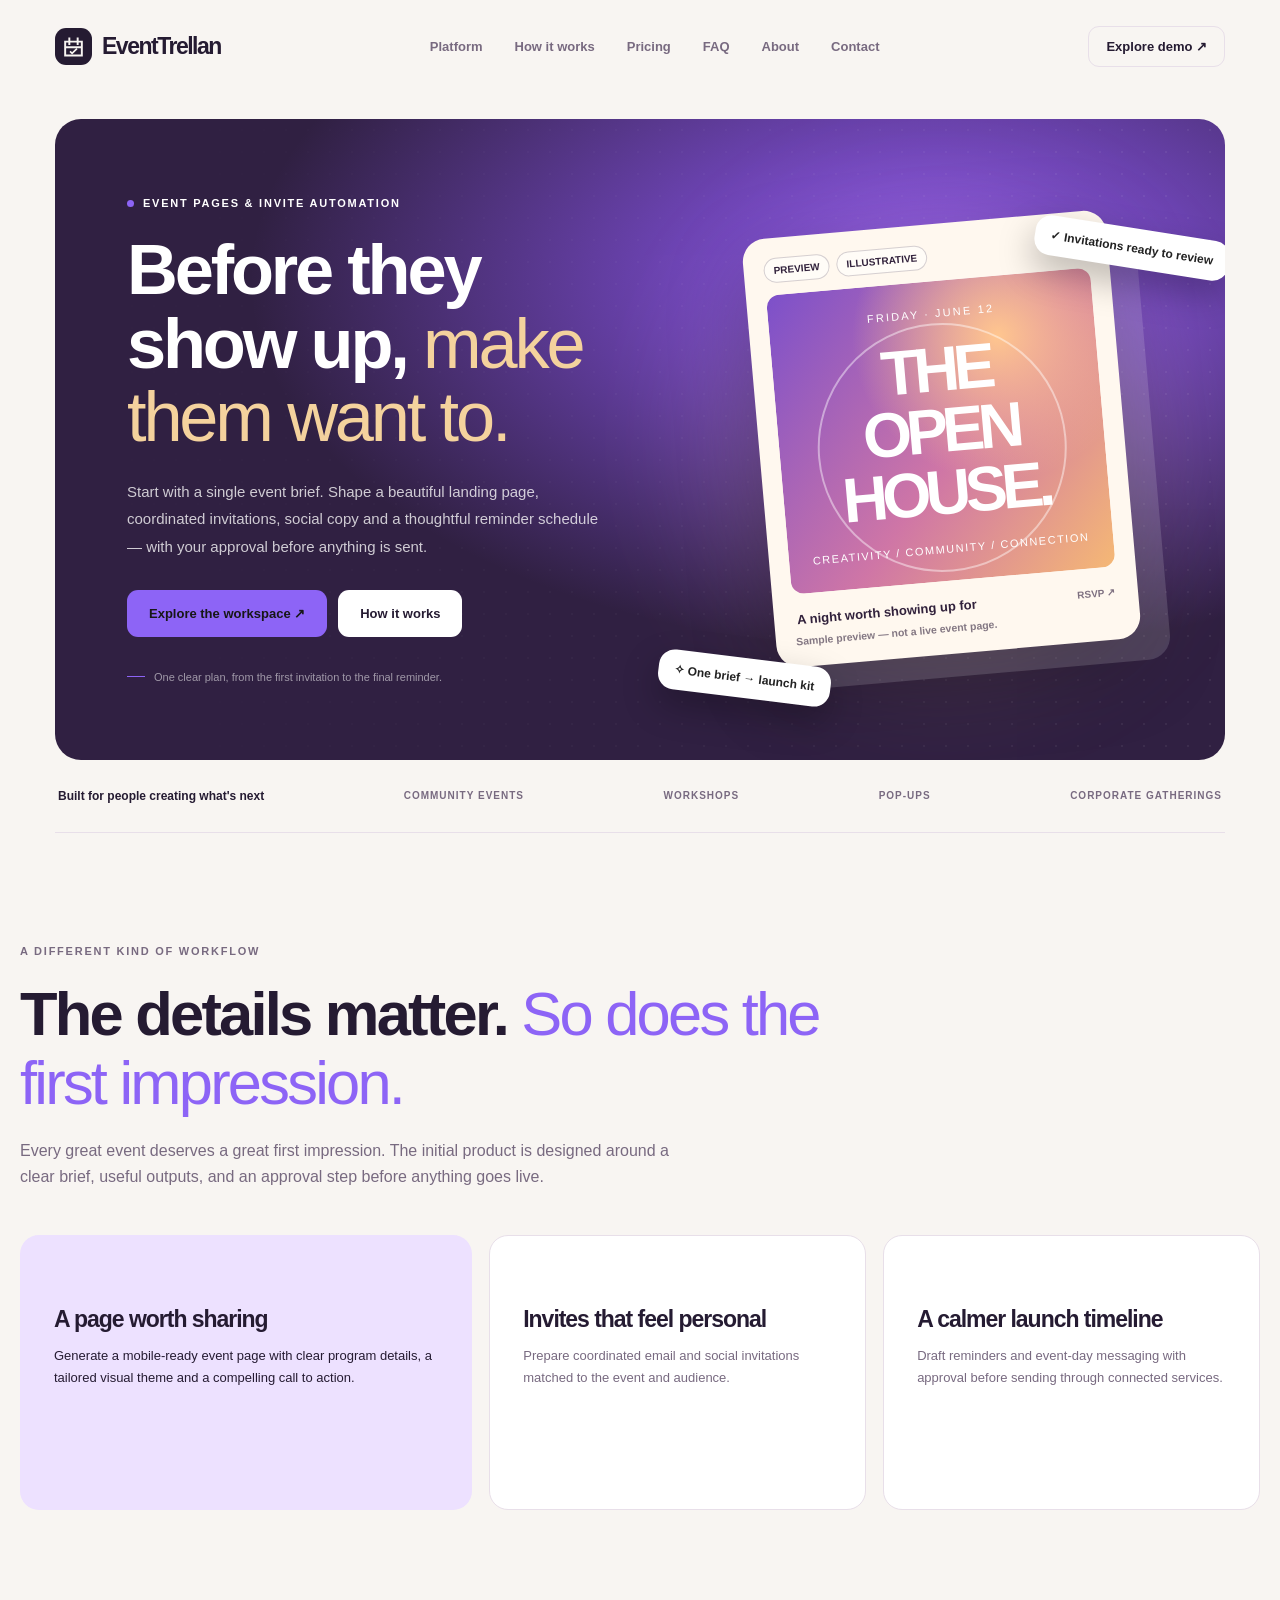
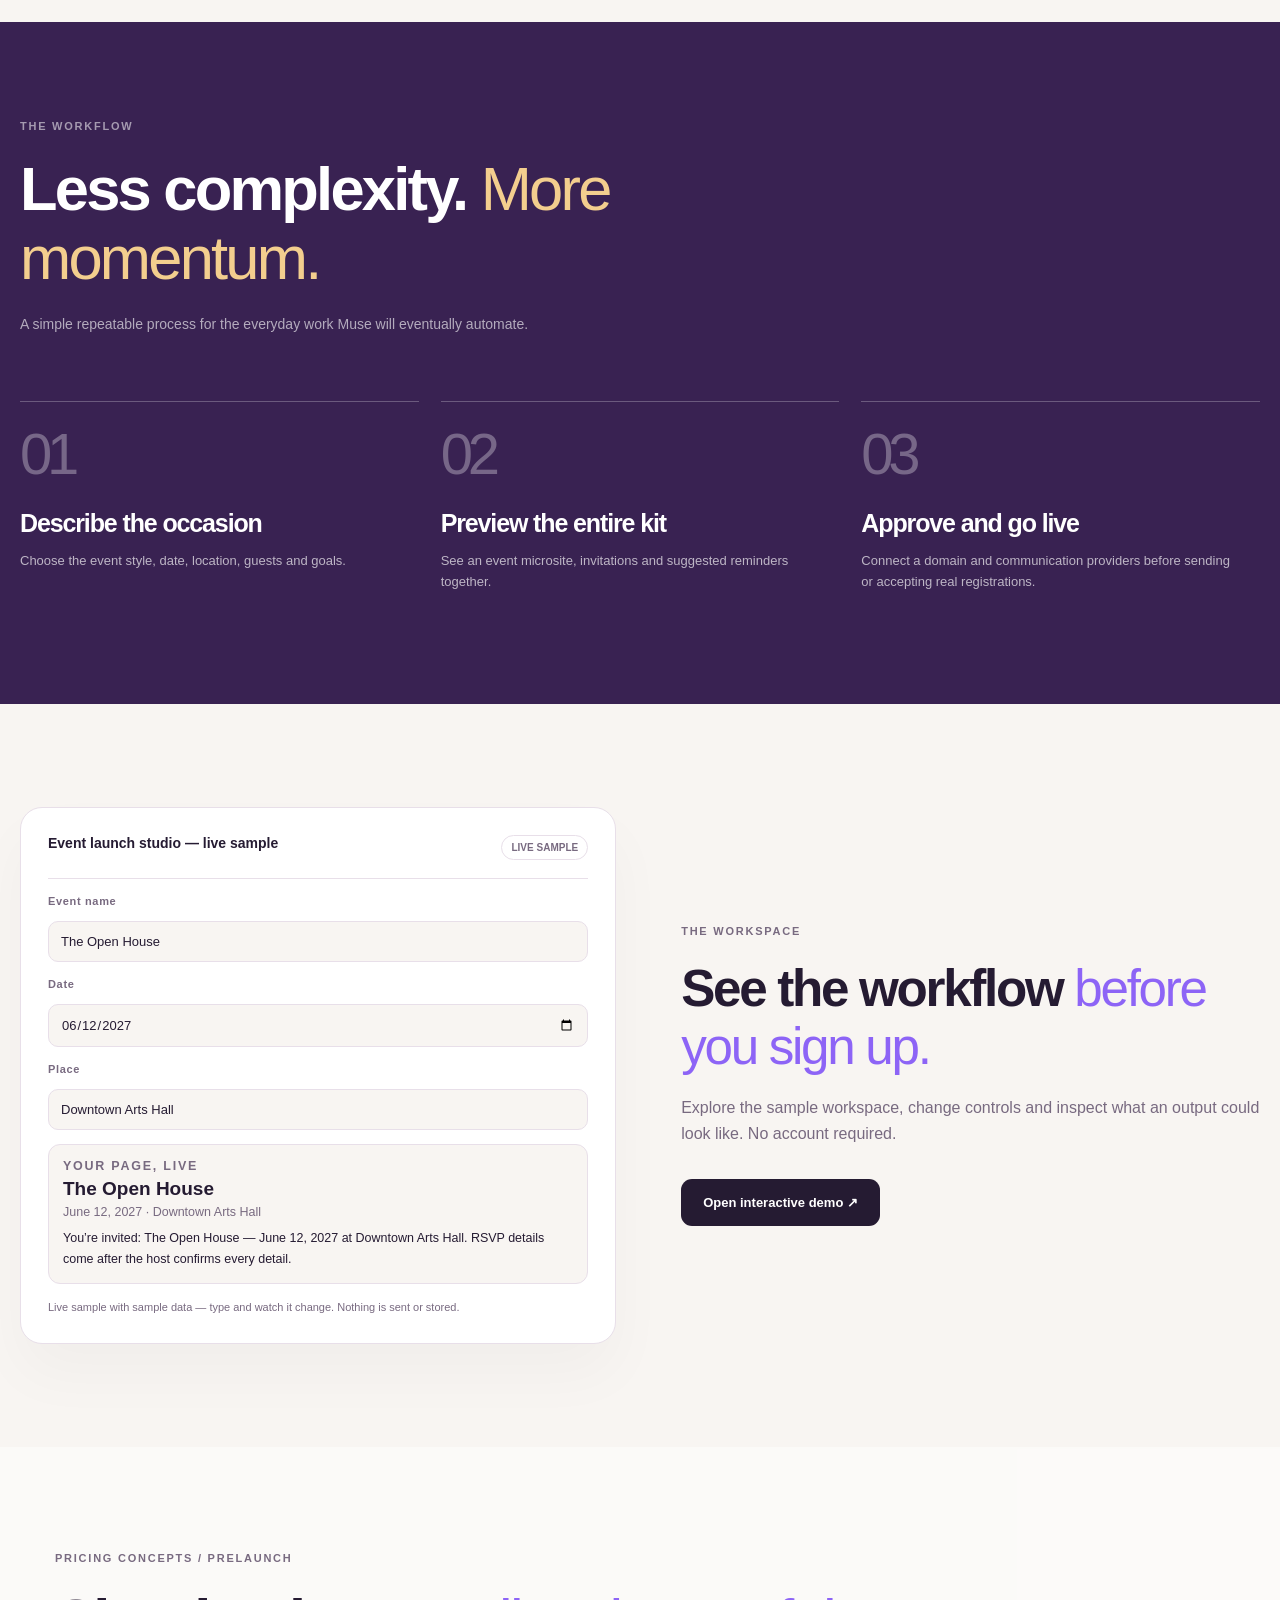
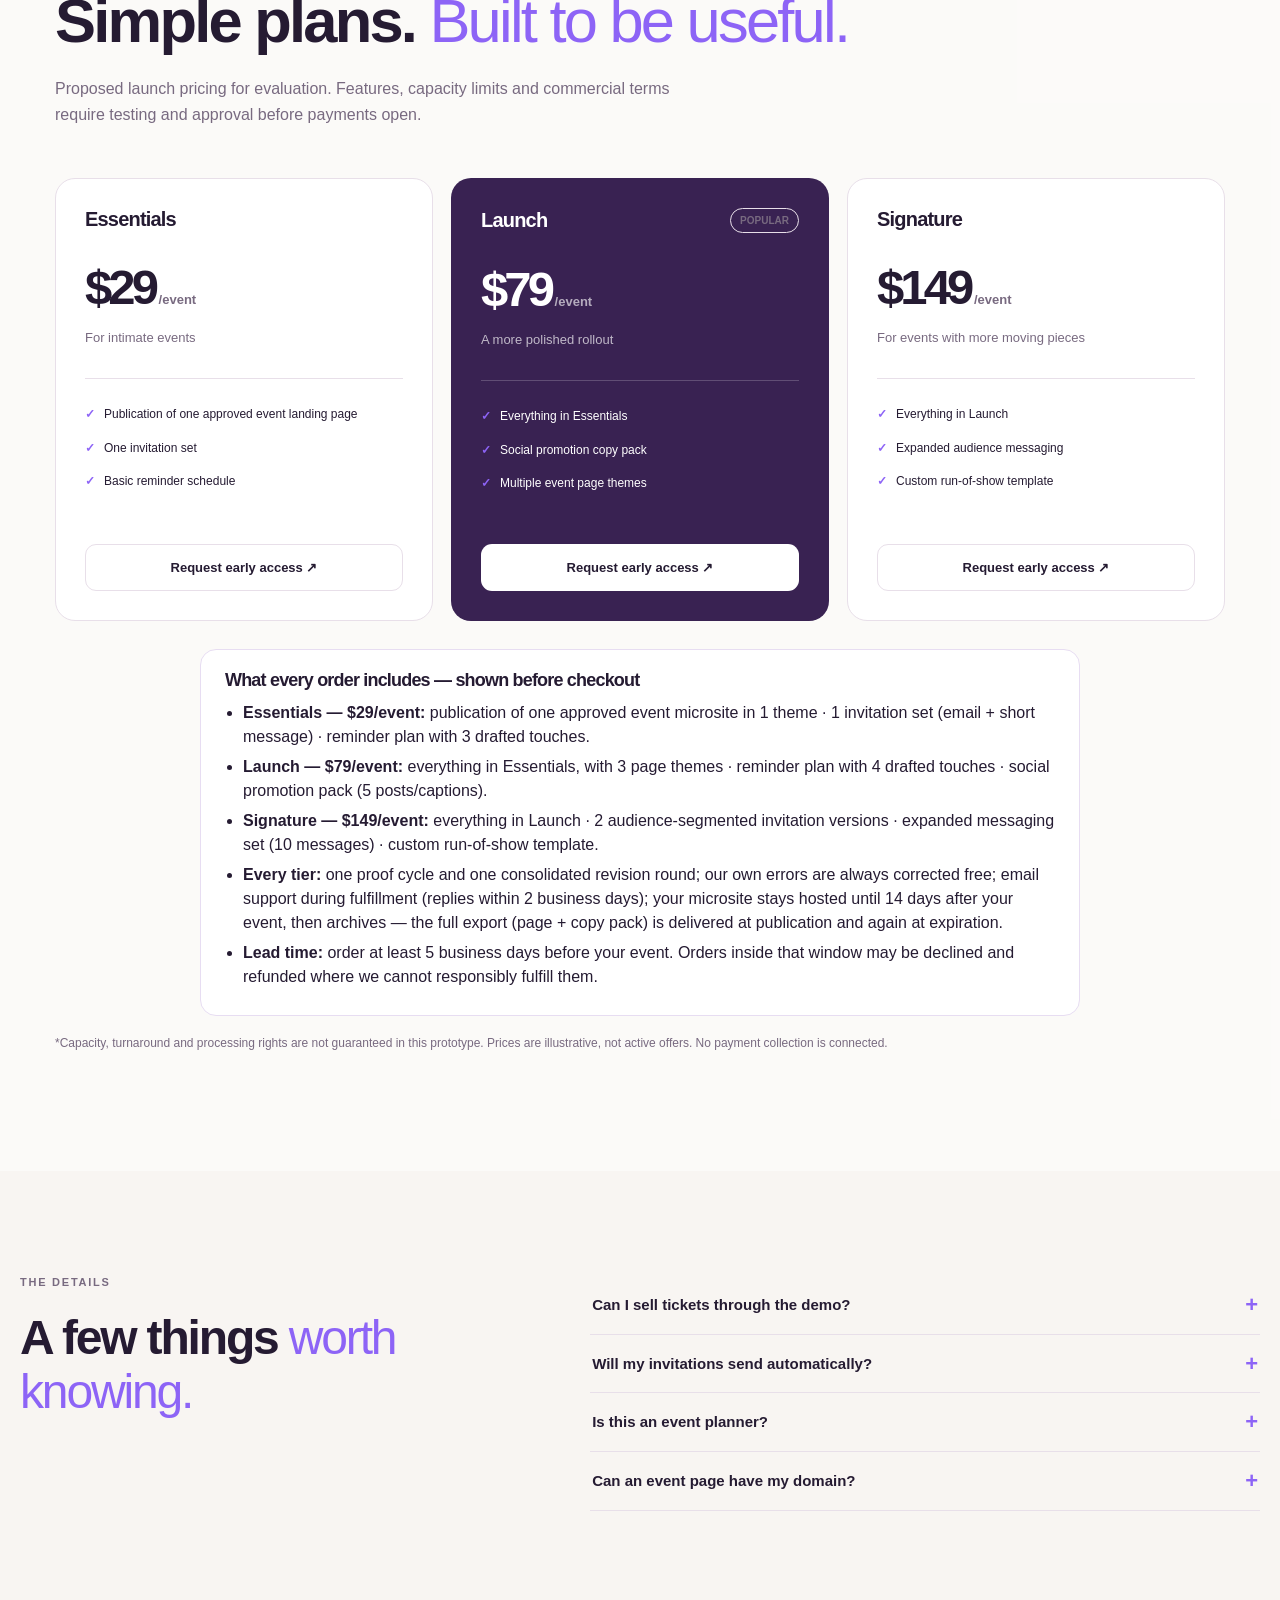
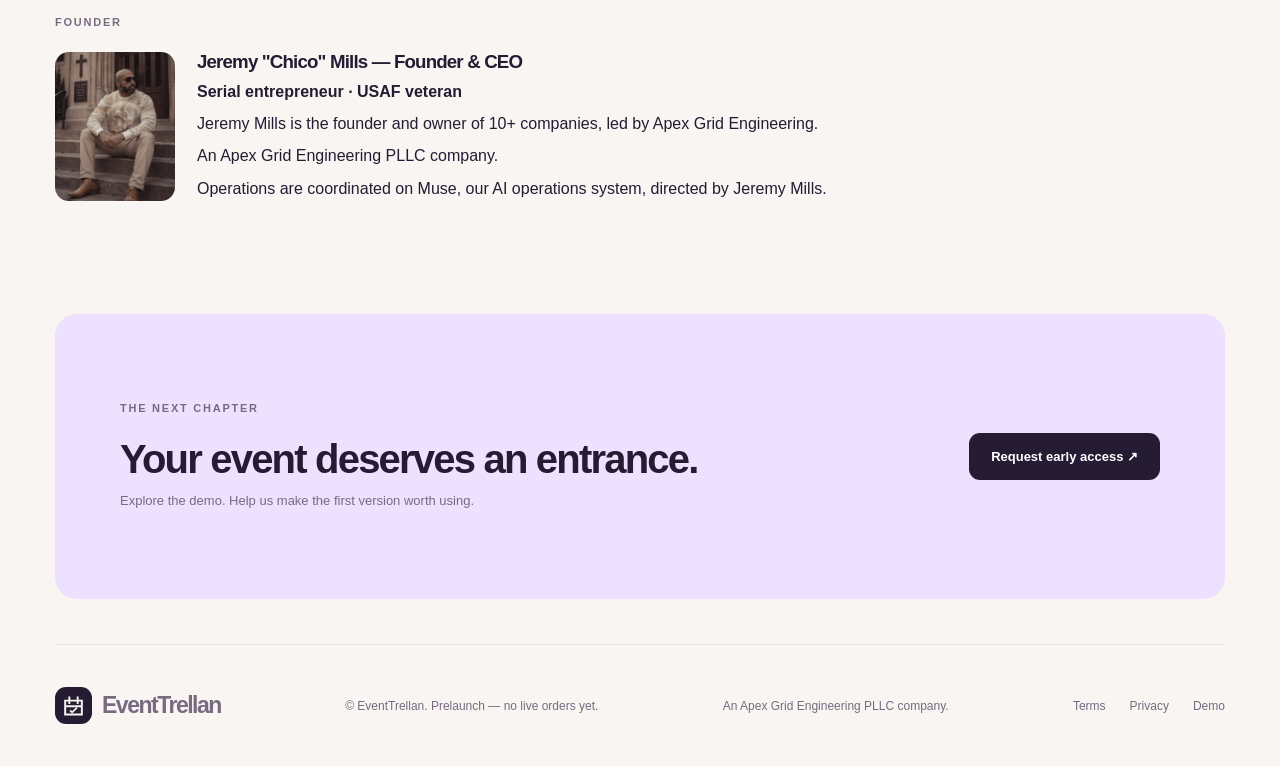
<file: index.html>
<!doctype html><html lang="en"><head><meta charset="utf-8"><meta name="viewport" content="width=device-width,initial-scale=1"><meta name="robots" content="noindex,nofollow"><meta name="theme-color" content="#1d2734"><meta name="description" content="Start with a single event brief. Shape a beautiful landing page, coordinated invitations, social copy and a thoughtful reminder schedule — with your approval before anything is sent."><title>EventTrellan — Event Pages, Invitations & Reminder Plans, Per Event</title><link rel="icon" type="image/svg+xml" href="assets/favicon.svg"><link rel="stylesheet" href="assets/site.css"><script defer src="assets/site.js"></script><script type="application/ld+json">{"@context":"https://schema.org","@type":"Organization","name":"EventTrellan","url":"https://eventtrellan.com/","logo":"https://eventtrellan.com/assets/logo.svg","email":"info@eventtrellan.com","description":"Per-event launch kits: event microsites, invitations, reminder plans, and promo kits, built only from host-confirmed facts.","founder":{"@type":"Person","name":"Jeremy \"Chico\" Mills","jobTitle":"Founder & CEO","url":"https://apexgrideng.com/about"},"parentOrganization":{"@type":"Organization","name":"Apex Grid Engineering PLLC","url":"https://apexgrideng.com/"}}</script><link rel="canonical" href="https://eventtrellan.com/"><meta property="og:type" content="website"><meta property="og:site_name" content="EventTrellan"><meta property="og:title" content="EventTrellan — Event Pages, Invitations & Reminder Plans, Per Event"><meta property="og:description" content="Start with a single event brief. Shape a beautiful landing page, coordinated invitations, social copy and a thoughtful reminder schedule — with your approval before anything is sent."><meta property="og:url" content="https://eventtrellan.com/"><meta property="og:image" content="https://eventtrellan.com/assets/logo.svg"><meta name="twitter:card" content="summary"><meta name="twitter:title" content="EventTrellan — Event Pages, Invitations & Reminder Plans, Per Event"><meta name="twitter:description" content="Start with a single event brief. Shape a beautiful landing page, coordinated invitations, social copy and a thoughtful reminder schedule — with your approval before anything is sent."><script type="application/ld+json">{"@context": "https://schema.org", "@type": "FAQPage", "mainEntity": [{"@type": "Question", "name": "Can I sell tickets through the demo?", "acceptedAnswer": {"@type": "Answer", "text": "No. The demo is a design and messaging sandbox. Production ticketing needs a payment/ticketing integration and reviewed policies."}}, {"@type": "Question", "name": "Will my invitations send automatically?", "acceptedAnswer": {"@type": "Answer", "text": "Not in the prototype. Actual messages require an authorized sender, recipient consent and connected email/SMS systems."}}, {"@type": "Question", "name": "Is this an event planner?", "acceptedAnswer": {"@type": "Answer", "text": "This is a launch-asset service, not physical event coordination, staffing, insurance or venue booking."}}, {"@type": "Question", "name": "Can an event page have my domain?", "acceptedAnswer": {"@type": "Answer", "text": "The published product can support custom-domain routing after domain ownership and hosting are verified."}}]}</script></head><body data-site="eventtrellan" class="event"><a class="skip" href="#main">Skip to content</a><div class="wrap"><nav class="nav"><a class="logo" href="index.html" aria-label="EventTrellan home"><span class="logo-symbol"><svg viewBox="0 0 36 36" fill="none" aria-hidden="true"><path d="M6 11h24v20H6z" fill="none" stroke="currentColor" stroke-width="2.8"/><path d="M12 5v11M24 5v11M6 19h24" stroke="currentColor" stroke-width="2.8"/><path d="m13 25 3 3 7-7" stroke="currentColor" stroke-width="2.4" fill="none"/></svg></span>EventTrellan</a><div class="navlinks"><a href="index.html#platform">Platform</a><a href="index.html#how">How it works</a><a href="index.html#pricing">Pricing</a><a href="index.html#faq">FAQ</a><a href="about.html">About</a><a href="contact.html">Contact</a></div><div class="nav-cta"><a href="demo.html" class="btn ghost btn-sm">Explore demo ↗</a><button class="mobilebtn" id="mobile-toggle" aria-label="Toggle navigation" aria-expanded="false">☰</button></div></nav><div class="mobile-menu" id="mobile-menu"><a href="index.html#platform">Platform</a><a href="index.html#how">How it works</a><a href="index.html#pricing">Pricing</a><a href="demo.html">Open demo</a></div></div><main id="main"><div class="wrap"><section class="hero"><div class="hero-frame"><div class="hero-copy"><div class="eyebrow">EVENT PAGES &amp; INVITE AUTOMATION</div><h1>Before they show up, <i>make them want to.</i></h1><p>Start with a single event brief. Shape a beautiful landing page, coordinated invitations, social copy and a thoughtful reminder schedule — with your approval before anything is sent.</p><div class="hero-acts"><a class="btn fancy" href="demo.html">Explore the workspace ↗</a><a class="btn light" href="#how">How it works</a></div><div class="hero-note"><span></span>One clear plan, from the first invitation to the final reminder.</div></div><div class="hero-scene"><div class="event-ticket" aria-label="Illustrative event microsite preview"><div class="ticket-tags"><span class="tag">PREVIEW</span><span class="tag">ILLUSTRATIVE</span></div><div class="event-poster"><div class="poster-top">FRIDAY · JUNE 12</div><strong>THE<br>OPEN<br>HOUSE.</strong><div class="poster-bottom">CREATIVITY / COMMUNITY / CONNECTION</div></div><div class="ticket-foot">A night worth showing up for <span>RSVP ↗</span></div><div class="ticket-note">Sample preview — not a live event page.</div></div><div class="floating float-a">✧ One brief → launch kit</div><div class="floating float-b">✓ Invitations ready to review</div></div></div></section><div class="proof"><strong>Built for people creating what's next</strong><span>COMMUNITY EVENTS</span><span>WORKSHOPS</span><span>POP-UPS</span><span>CORPORATE GATHERINGS</span></div></div>
<section class="section wrap" id="platform"><span class="kicker">A DIFFERENT KIND OF WORKFLOW</span><h2 class="section-title">The details matter. <i>So does the first impression.</i></h2><p class="section-intro">Every great event deserves a great first impression. The initial product is designed around a clear brief, useful outputs, and an approval step before anything goes live.</p><div class="feature-grid"><article class="feat"><h3>A page worth sharing</h3><p>Generate a mobile-ready event page with clear program details, a tailored visual theme and a compelling call to action.</p></article><article class="feat"><h3>Invites that feel personal</h3><p>Prepare coordinated email and social invitations matched to the event and audience.</p></article><article class="feat"><h3>A calmer launch timeline</h3><p>Draft reminders and event-day messaging with approval before sending through connected services.</p></article></div></section>
<section class="band" id="how"><div class="wrap bandinner"><span class="kicker">THE WORKFLOW</span><h2 class="section-title">Less complexity. <i>More momentum.</i></h2><p style="color:#ffffff9e;max-width:570px;font-size:14px">A simple repeatable process for the everyday work Muse will eventually automate.</p><div class="steps"><article class="step"><span class="number">01</span><h3>Describe the occasion</h3><p>Choose the event style, date, location, guests and goals.</p></article><article class="step"><span class="number">02</span><h3>Preview the entire kit</h3><p>See an event microsite, invitations and suggested reminders together.</p></article><article class="step"><span class="number">03</span><h3>Approve and go live</h3><p>Connect a domain and communication providers before sending or accepting real registrations.</p></article></div></div></section>
<section class="wrap demo-call"><div class="demo-snapshot"><div class="snapbar"><b>Event launch studio — live sample</b><span class="tag">LIVE SAMPLE</span></div><label class="sample-lab" for="sample-name">Event name</label><input class="control sample-in" id="sample-name" maxlength="60" value="The Open House"><label class="sample-lab" for="sample-date">Date</label><input class="control sample-in" id="sample-date" type="date" value="2027-06-12"><label class="sample-lab" for="sample-place">Place</label><input class="control sample-in" id="sample-place" maxlength="60" value="Downtown Arts Hall"><div class="sample-pv"><span class="sample-pv-k">YOUR PAGE, LIVE</span><strong id="sample-pv-name">The Open House</strong><span id="sample-pv-meta">June 12, 2027 · Downtown Arts Hall</span><p id="sample-pv-invite">You’re invited: The Open House — June 12, 2027 at Downtown Arts Hall. RSVP details come after the host confirms every detail.</p></div><p style="font-size:11px;color:var(--sub);margin:auto 0 0">Live sample with sample data — type and watch it change. Nothing is sent or stored.</p></div><div><span class="kicker">THE WORKSPACE</span><h2 class="section-title">See the workflow <i>before you sign up.</i></h2><p class="section-intro">Explore the sample workspace, change controls and inspect what an output could look like. No account required.</p><a href="demo.html" class="btn primary" style="margin-top:15px">Open interactive demo ↗</a></div></section>
<section class="price-section" id="pricing"><div class="wrap"><span class="kicker">PRICING CONCEPTS / PRELAUNCH</span><h2 class="section-title">Simple plans. <i>Built to be useful.</i></h2><p class="section-intro">Proposed launch pricing for evaluation. Features, capacity limits and commercial terms require testing and approval before payments open.</p><div class="price-grid"><article class="price-card "><div class="row"><h3>Essentials</h3></div><div style="margin-top:28px" class="pricetag">$29<small> /event</small></div><p>For intimate events</p><ul><li>Publication of one approved event landing page</li><li>One invitation set</li><li>Basic reminder schedule</li></ul><button class="btn ghost" data-interest="Essentials">Request early access ↗</button></article><article class="price-card popular"><div class="row"><h3>Launch</h3><span class="tag">POPULAR</span></div><div style="margin-top:28px" class="pricetag">$79<small> /event</small></div><p>A more polished rollout</p><ul><li>Everything in Essentials</li><li>Social promotion copy pack</li><li>Multiple event page themes</li></ul><button class="btn light" data-interest="Launch">Request early access ↗</button></article><article class="price-card "><div class="row"><h3>Signature</h3></div><div style="margin-top:28px" class="pricetag">$149<small> /event</small></div><p>For events with more moving pieces</p><ul><li>Everything in Launch</li><li>Expanded audience messaging</li><li>Custom run-of-show template</li></ul><button class="btn ghost" data-interest="Signature">Request early access ↗</button></article></div><div class="order-terms"><h3>What every order includes — shown before checkout</h3><ul><li><strong>Essentials — $29/event:</strong> publication of one approved event microsite in 1 theme · 1 invitation set (email + short message) · reminder plan with 3 drafted touches.</li><li><strong>Launch — $79/event:</strong> everything in Essentials, with 3 page themes · reminder plan with 4 drafted touches · social promotion pack (5 posts/captions).</li><li><strong>Signature — $149/event:</strong> everything in Launch · 2 audience-segmented invitation versions · expanded messaging set (10 messages) · custom run-of-show template.</li><li><strong>Every tier:</strong> one proof cycle and one consolidated revision round; our own errors are always corrected free; email support during fulfillment (replies within 2 business days); your microsite stays hosted until 14 days after your event, then archives — the full export (page + copy pack) is delivered at publication and again at expiration.</li><li><strong>Lead time:</strong> order at least 5 business days before your event. Orders inside that window may be declined and refunded where we cannot responsibly fulfill them.</li></ul></div><p class="disclosure">*Capacity, turnaround and processing rights are not guaranteed in this prototype. Prices are illustrative, not active offers. No payment collection is connected.</p></div></section>
<section class="wrap faq-wrap" id="faq"><div><span class="kicker">THE DETAILS</span><h2 class="section-title">A few things <i>worth knowing.</i></h2></div><div class="faq"><details><summary>Can I sell tickets through the demo?</summary><p>No. The demo is a design and messaging sandbox. Production ticketing needs a payment/ticketing integration and reviewed policies.</p></details><details><summary>Will my invitations send automatically?</summary><p>Not in the prototype. Actual messages require an authorized sender, recipient consent and connected email/SMS systems.</p></details><details><summary>Is this an event planner?</summary><p>This is a launch-asset service, not physical event coordination, staffing, insurance or venue booking.</p></details><details><summary>Can an event page have my domain?</summary><p>The published product can support custom-domain routing after domain ownership and hosting are verified.</p></details></div></section><div class="wrap"><section class="section" id="founder" style="padding-top:0"><span class="kicker">FOUNDER</span><div style="display:flex;gap:22px;flex-wrap:wrap;align-items:center"><img src="assets/founder.webp" alt="Jeremy &quot;Chico&quot; Mills — Founder &amp; CEO" style="width:120px;border-radius:14px"><div><h3 style="margin:0 0 6px"><a href="https://apexgrideng.com/about">Jeremy "Chico" Mills</a> — Founder &amp; CEO</h3><p style="margin:0 0 6px"><strong>Serial entrepreneur · USAF veteran</strong></p><p style="margin:0 0 6px">Jeremy Mills is the founder and owner of 10+ companies, led by Apex Grid Engineering.</p><p style="margin:0">An Apex Grid Engineering PLLC company.</p><p style="margin:6px 0 0">Operations are coordinated on Muse, our AI operations system, directed by Jeremy Mills.</p></div></div></section>
<section class="last-cta"><div><span class="kicker">THE NEXT CHAPTER</span><h2>Your event deserves an entrance.</h2><p>Explore the demo. Help us make the first version worth using.</p></div><button data-interest="Early access" class="btn primary">Request early access ↗</button></section></div></main><div class="wrap"></div><div class="wrap"><footer class="footer"><a class="logo" href="index.html"><span class="logo-symbol"><svg viewBox="0 0 36 36" fill="none" aria-hidden="true"><path d="M6 11h24v20H6z" fill="none" stroke="currentColor" stroke-width="2.8"/><path d="M12 5v11M24 5v11M6 19h24" stroke="currentColor" stroke-width="2.8"/><path d="m13 25 3 3 7-7" stroke="currentColor" stroke-width="2.4" fill="none"/></svg></span>EventTrellan</a><span>© EventTrellan. Prelaunch — no live orders yet.</span><span>An Apex Grid Engineering PLLC company.</span><div class="footerlinks"><a href="terms.html">Terms</a><a href="privacy.html">Privacy</a><a href="demo.html">Demo</a></div></footer></div><div id="interest-modal" class="modal-cover" aria-hidden="true"><div class="modal" role="dialog" aria-modal="true" aria-labelledby="interest-title"><button id="interest-close" class="close" aria-label="Close">×</button><span class="kicker">PRELAUNCH / UI DEMONSTRATION</span><h2 id="interest-title">A thoughtful start.</h2><p>This form demonstrates the proposed signup experience. It does not send, store or enroll anyone. Muse must connect an approved secure endpoint before activating it.</p><form id="interest-form"><label for="interest-name">Name</label><input id="interest-name" type="text" placeholder="Name" maxlength="100" required><label for="interest-email">Work email</label><input id="interest-email" type="email" placeholder="hello@example.com" required><label for="plan-select">Interested plan</label><select id="plan-select"><option>Early access</option><option>Essentials</option><option>Launch</option><option>Signature</option></select><button class="btn primary" type="submit">Preview submission ↗</button><div id="form-result" class="alert" role="status" style="margin-top:14px">No data leaves this page.</div></form></div></div></body></html>
</file>
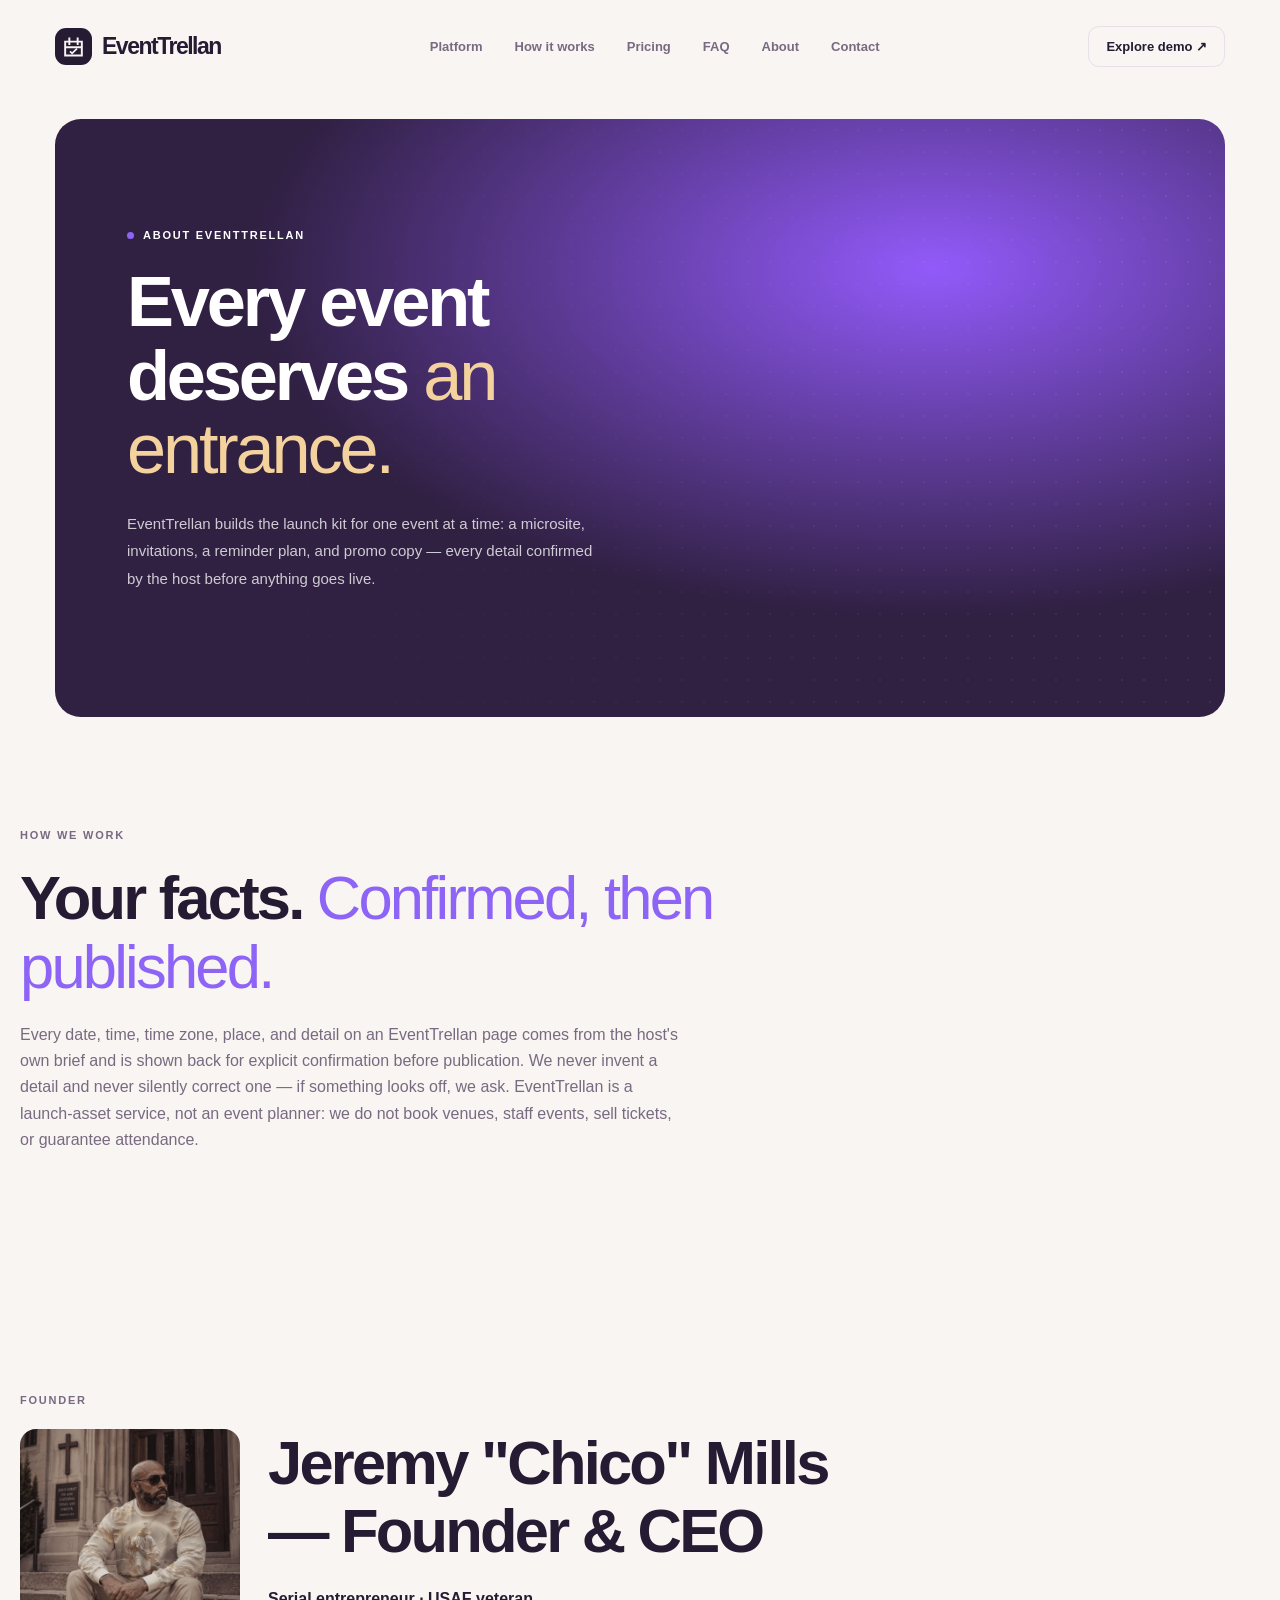
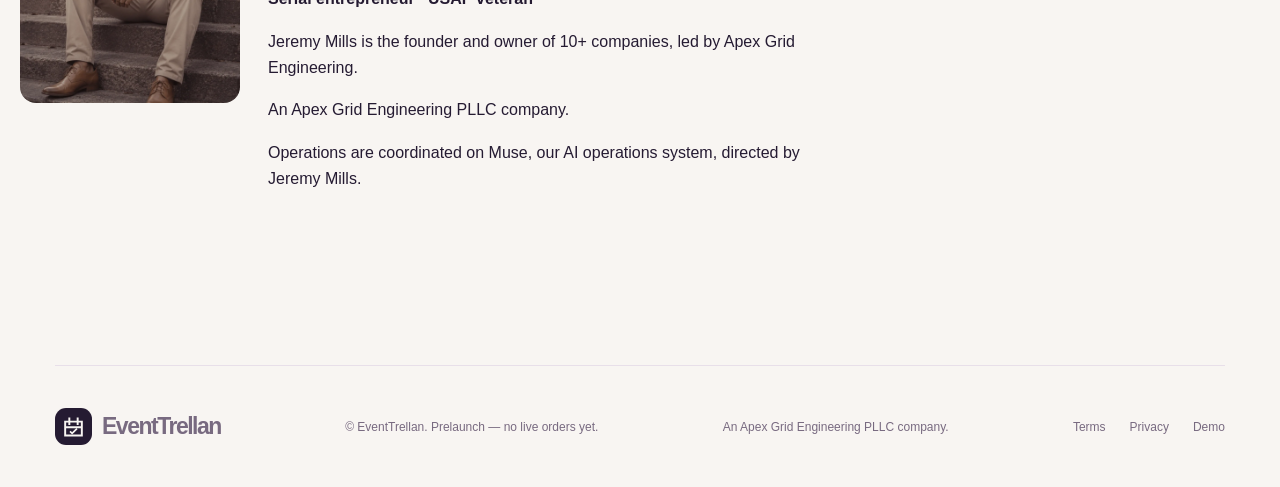
<file: about.html>
<!doctype html><html lang="en"><head><meta charset="utf-8"><meta name="viewport" content="width=device-width,initial-scale=1"><meta name="robots" content="noindex,nofollow"><meta name="theme-color" content="#1d2734"><meta name="description" content="About EventTrellan: per-event microsites, invitations, reminder plans and promo kits, built only from host-confirmed facts."><title>EventTrellan — About</title><link rel="icon" type="image/svg+xml" href="assets/favicon.svg"><link rel="stylesheet" href="assets/site.css"><script defer src="assets/site.js"></script><script type="application/ld+json">{"@context":"https://schema.org","@type":"Organization","name":"EventTrellan","url":"https://eventtrellan.com/","logo":"https://eventtrellan.com/assets/logo.svg","email":"info@eventtrellan.com","description":"Per-event launch kits: event microsites, invitations, reminder plans, and promo kits, built only from host-confirmed facts.","founder":{"@type":"Person","name":"Jeremy \"Chico\" Mills","jobTitle":"Founder & CEO","url":"https://apexgrideng.com/about"},"parentOrganization":{"@type":"Organization","name":"Apex Grid Engineering PLLC","url":"https://apexgrideng.com/"}}</script><link rel="canonical" href="https://eventtrellan.com/about.html"><meta property="og:type" content="website"><meta property="og:site_name" content="EventTrellan"><meta property="og:title" content="EventTrellan — About"><meta property="og:description" content="About EventTrellan: per-event microsites, invitations, reminder plans and promo kits, built only from host-confirmed facts."><meta property="og:url" content="https://eventtrellan.com/about.html"><meta property="og:image" content="https://eventtrellan.com/assets/logo.svg"><meta name="twitter:card" content="summary"><meta name="twitter:title" content="EventTrellan — About"><meta name="twitter:description" content="About EventTrellan: per-event microsites, invitations, reminder plans and promo kits, built only from host-confirmed facts."></head><body data-site="eventtrellan" class="event"><a class="skip" href="#main">Skip to content</a><div class="wrap"><nav class="nav"><a class="logo" href="index.html" aria-label="EventTrellan home"><span class="logo-symbol"><svg viewBox="0 0 36 36" fill="none" aria-hidden="true"><path d="M6 11h24v20H6z" fill="none" stroke="currentColor" stroke-width="2.8"/><path d="M12 5v11M24 5v11M6 19h24" stroke="currentColor" stroke-width="2.8"/><path d="m13 25 3 3 7-7" stroke="currentColor" stroke-width="2.4" fill="none"/></svg></span>EventTrellan</a><div class="navlinks"><a href="index.html#platform">Platform</a><a href="index.html#how">How it works</a><a href="index.html#pricing">Pricing</a><a href="index.html#faq">FAQ</a><a href="about.html">About</a><a href="contact.html">Contact</a></div><div class="nav-cta"><a href="demo.html" class="btn ghost btn-sm">Explore demo ↗</a><button class="mobilebtn" id="mobile-toggle" aria-label="Toggle navigation" aria-expanded="false">☰</button></div></nav><div class="mobile-menu" id="mobile-menu"><a href="index.html#platform">Platform</a><a href="index.html#how">How it works</a><a href="index.html#pricing">Pricing</a><a href="demo.html">Open demo</a></div></div><main id="main"><div class="wrap"><section class="hero"><div class="hero-frame"><div class="hero-copy"><div class="eyebrow">ABOUT EVENTTRELLAN</div><h1>Every event deserves <i>an entrance.</i></h1><p>EventTrellan builds the launch kit for one event at a time: a microsite, invitations, a reminder plan, and promo copy — every detail confirmed by the host before anything goes live.</p></div></div></section></div>
<section class="section wrap"><span class="kicker">HOW WE WORK</span><h2 class="section-title">Your facts. <i>Confirmed, then published.</i></h2><p class="section-intro">Every date, time, time zone, place, and detail on an EventTrellan page comes from the host's own brief and is shown back for explicit confirmation before publication. We never invent a detail and never silently correct one — if something looks off, we ask. EventTrellan is a launch-asset service, not an event planner: we do not book venues, staff events, sell tickets, or guarantee attendance.</p></section>

<section class="section wrap" id="founder"><span class="kicker">FOUNDER</span>
<div style="display:flex;gap:28px;flex-wrap:wrap;align-items:flex-start">
<img src="assets/founder.webp" alt="Jeremy &quot;Chico&quot; Mills — Founder &amp; CEO" style="width:220px;max-width:60vw;border-radius:16px">
<div style="max-width:560px">
<h2 class="section-title" style="margin-top:0"><a href="https://apexgrideng.com/about">Jeremy "Chico" Mills</a> — Founder &amp; CEO</h2>
<p><strong>Serial entrepreneur · USAF veteran</strong></p>
<p>Jeremy Mills is the founder and owner of 10+ companies, led by Apex Grid Engineering.</p>
<p>An Apex Grid Engineering PLLC company.</p>
<p>Operations are coordinated on Muse, our AI operations system, directed by Jeremy Mills.</p>
</div></div></section>
</main><div class="wrap"><footer class="footer"><a class="logo" href="index.html"><span class="logo-symbol"><svg viewBox="0 0 36 36" fill="none" aria-hidden="true"><path d="M6 11h24v20H6z" fill="none" stroke="currentColor" stroke-width="2.8"/><path d="M12 5v11M24 5v11M6 19h24" stroke="currentColor" stroke-width="2.8"/><path d="m13 25 3 3 7-7" stroke="currentColor" stroke-width="2.4" fill="none"/></svg></span>EventTrellan</a><span>© EventTrellan. Prelaunch — no live orders yet.</span><span>An Apex Grid Engineering PLLC company.</span><div class="footerlinks"><a href="terms.html">Terms</a><a href="privacy.html">Privacy</a><a href="demo.html">Demo</a></div></footer></div><div id="interest-modal" class="modal-cover" aria-hidden="true"><div class="modal" role="dialog" aria-modal="true" aria-labelledby="interest-title"><button id="interest-close" class="close" aria-label="Close">×</button><span class="kicker">PRELAUNCH / UI DEMONSTRATION</span><h2 id="interest-title">A thoughtful start.</h2><p>This form demonstrates the proposed signup experience. It does not send, store or enroll anyone. Muse must connect an approved secure endpoint before activating it.</p><form id="interest-form"><label for="interest-name">Name</label><input id="interest-name" type="text" placeholder="Name" maxlength="100" required><label for="interest-email">Work email</label><input id="interest-email" type="email" placeholder="hello@example.com" required><label for="plan-select">Interested plan</label><select id="plan-select"><option>Early access</option><option>Essentials</option><option>Launch</option><option>Signature</option></select><button class="btn primary" type="submit">Preview submission ↗</button><div id="form-result" class="alert" role="status" style="margin-top:14px">No data leaves this page.</div></form></div></div></body></html>
</file>
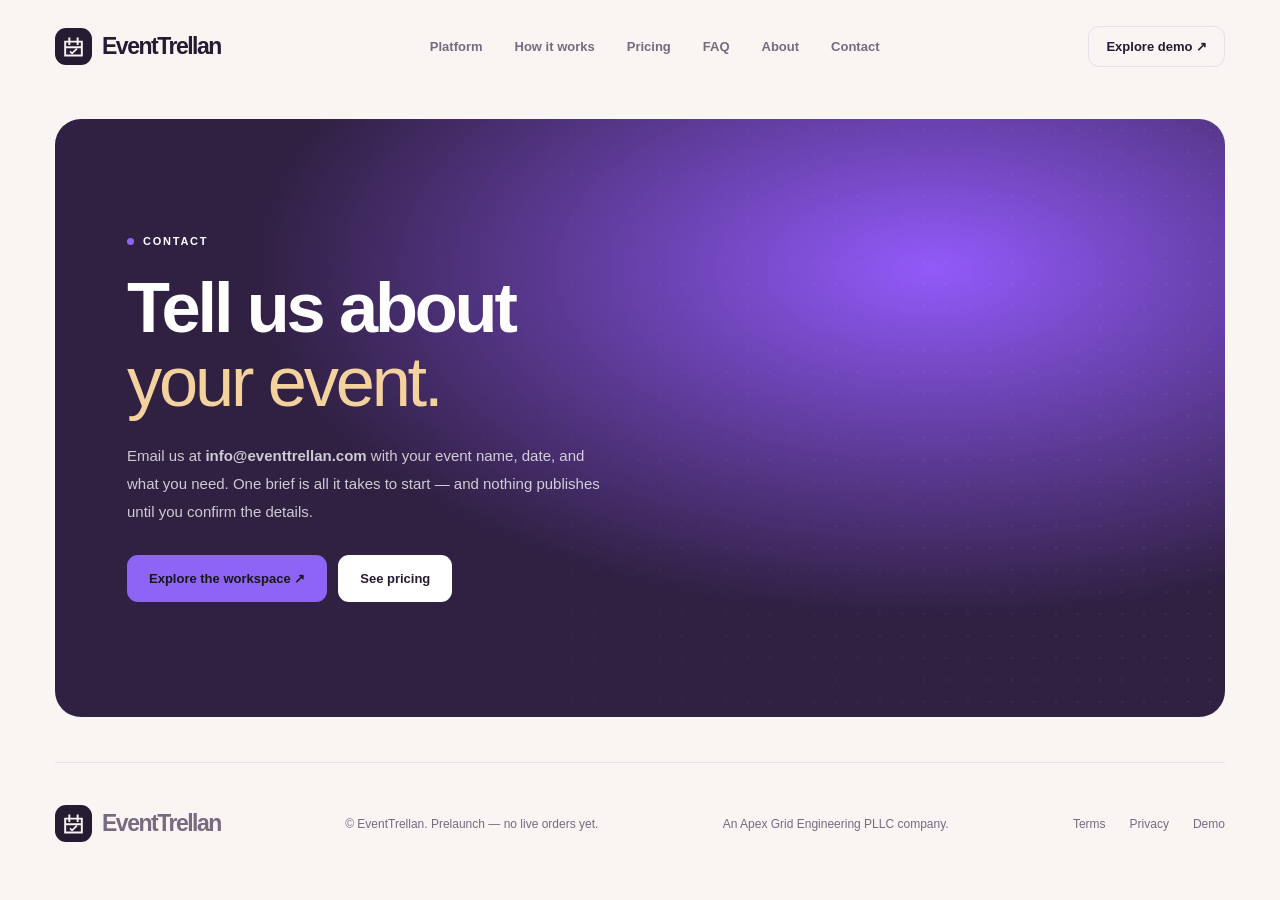
<file: contact.html>
<!doctype html><html lang="en"><head><meta charset="utf-8"><meta name="viewport" content="width=device-width,initial-scale=1"><meta name="robots" content="noindex,nofollow"><meta name="theme-color" content="#1d2734"><meta name="description" content="Contact EventTrellan at info@eventtrellan.com about your event."><title>EventTrellan — Contact</title><link rel="icon" type="image/svg+xml" href="assets/favicon.svg"><link rel="stylesheet" href="assets/site.css"><script defer src="assets/site.js"></script><link rel="canonical" href="https://eventtrellan.com/contact.html"><meta property="og:type" content="website"><meta property="og:site_name" content="EventTrellan"><meta property="og:title" content="EventTrellan — Contact"><meta property="og:description" content="Contact EventTrellan at info@eventtrellan.com about your event."><meta property="og:url" content="https://eventtrellan.com/contact.html"><meta property="og:image" content="https://eventtrellan.com/assets/logo.svg"><meta name="twitter:card" content="summary"><meta name="twitter:title" content="EventTrellan — Contact"><meta name="twitter:description" content="Contact EventTrellan at info@eventtrellan.com about your event."></head><body data-site="eventtrellan" class="event"><a class="skip" href="#main">Skip to content</a><div class="wrap"><nav class="nav"><a class="logo" href="index.html" aria-label="EventTrellan home"><span class="logo-symbol"><svg viewBox="0 0 36 36" fill="none" aria-hidden="true"><path d="M6 11h24v20H6z" fill="none" stroke="currentColor" stroke-width="2.8"/><path d="M12 5v11M24 5v11M6 19h24" stroke="currentColor" stroke-width="2.8"/><path d="m13 25 3 3 7-7" stroke="currentColor" stroke-width="2.4" fill="none"/></svg></span>EventTrellan</a><div class="navlinks"><a href="index.html#platform">Platform</a><a href="index.html#how">How it works</a><a href="index.html#pricing">Pricing</a><a href="index.html#faq">FAQ</a><a href="about.html">About</a><a href="contact.html">Contact</a></div><div class="nav-cta"><a href="demo.html" class="btn ghost btn-sm">Explore demo ↗</a><button class="mobilebtn" id="mobile-toggle" aria-label="Toggle navigation" aria-expanded="false">☰</button></div></nav><div class="mobile-menu" id="mobile-menu"><a href="index.html#platform">Platform</a><a href="index.html#how">How it works</a><a href="index.html#pricing">Pricing</a><a href="demo.html">Open demo</a></div></div><main id="main"><div class="wrap"><section class="hero"><div class="hero-frame"><div class="hero-copy"><div class="eyebrow">CONTACT</div><h1>Tell us about <i>your event.</i></h1><p>Email us at <strong>info@eventtrellan.com</strong> with your event name, date, and what you need. One brief is all it takes to start — and nothing publishes until you confirm the details.</p><div class="hero-acts"><a class="btn fancy" href="demo.html">Explore the workspace ↗</a><a class="btn light" href="index.html#pricing">See pricing</a></div></div></div></section></div></main><div class="wrap"><footer class="footer"><a class="logo" href="index.html"><span class="logo-symbol"><svg viewBox="0 0 36 36" fill="none" aria-hidden="true"><path d="M6 11h24v20H6z" fill="none" stroke="currentColor" stroke-width="2.8"/><path d="M12 5v11M24 5v11M6 19h24" stroke="currentColor" stroke-width="2.8"/><path d="m13 25 3 3 7-7" stroke="currentColor" stroke-width="2.4" fill="none"/></svg></span>EventTrellan</a><span>© EventTrellan. Prelaunch — no live orders yet.</span><span>An Apex Grid Engineering PLLC company.</span><div class="footerlinks"><a href="terms.html">Terms</a><a href="privacy.html">Privacy</a><a href="demo.html">Demo</a></div></footer></div><div id="interest-modal" class="modal-cover" aria-hidden="true"><div class="modal" role="dialog" aria-modal="true" aria-labelledby="interest-title"><button id="interest-close" class="close" aria-label="Close">×</button><span class="kicker">PRELAUNCH / UI DEMONSTRATION</span><h2 id="interest-title">A thoughtful start.</h2><p>This form demonstrates the proposed signup experience. It does not send, store or enroll anyone. Muse must connect an approved secure endpoint before activating it.</p><form id="interest-form"><label for="interest-name">Name</label><input id="interest-name" type="text" placeholder="Name" maxlength="100" required><label for="interest-email">Work email</label><input id="interest-email" type="email" placeholder="hello@example.com" required><label for="plan-select">Interested plan</label><select id="plan-select"><option>Early access</option><option>Essentials</option><option>Launch</option><option>Signature</option></select><button class="btn primary" type="submit">Preview submission ↗</button><div id="form-result" class="alert" role="status" style="margin-top:14px">No data leaves this page.</div></form></div></div></body></html>
</file>
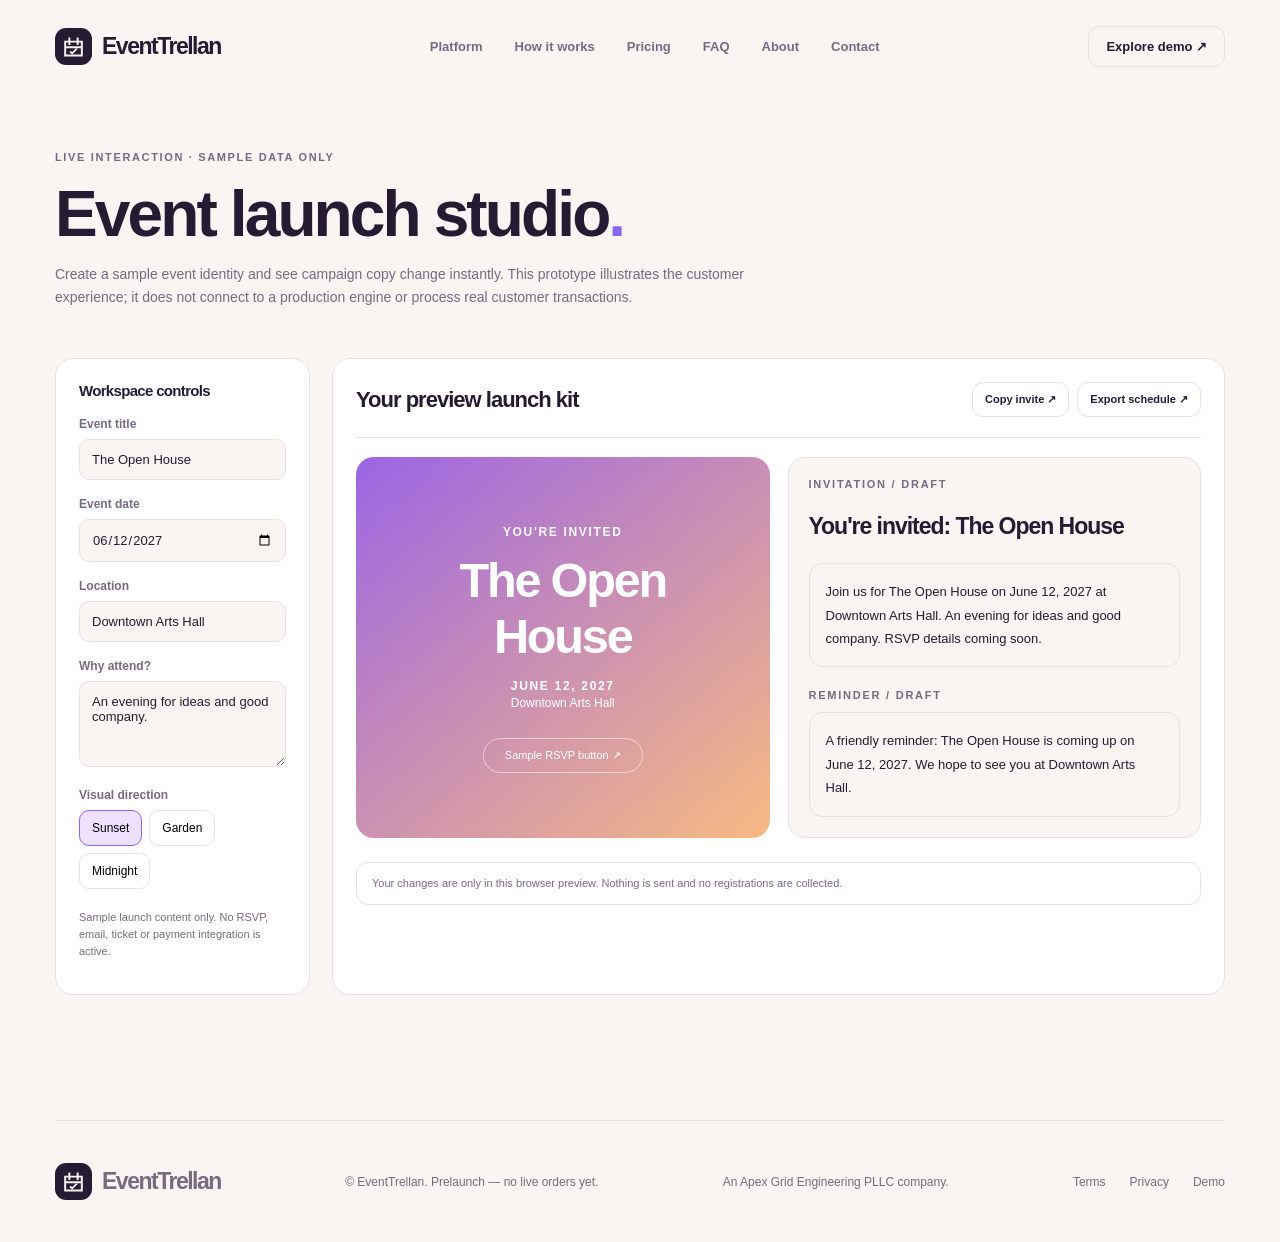
<file: demo.html>
<!doctype html><html lang="en"><head><meta charset="utf-8"><meta name="viewport" content="width=device-width,initial-scale=1"><meta name="robots" content="noindex,nofollow"><meta name="theme-color" content="#1d2734"><meta name="description" content="Explore the EventTrellan sample workspace: shape an event page, invitations and a reminder plan with sample data. Nothing is sent or stored."><title>EventTrellan — Interactive demo</title><link rel="icon" type="image/svg+xml" href="assets/favicon.svg"><link rel="stylesheet" href="assets/site.css"><script defer src="assets/site.js"></script><link rel="canonical" href="https://eventtrellan.com/demo.html"><meta property="og:type" content="website"><meta property="og:site_name" content="EventTrellan"><meta property="og:title" content="EventTrellan — Interactive demo"><meta property="og:description" content="Start with a single event brief. Shape a beautiful landing page, coordinated invitations, social copy and a thoughtful reminder schedule — with your approval before anything is sent."><meta property="og:url" content="https://eventtrellan.com/demo.html"><meta property="og:image" content="https://eventtrellan.com/assets/logo.svg"><meta name="twitter:card" content="summary"><meta name="twitter:title" content="EventTrellan — Interactive demo"><meta name="twitter:description" content="Start with a single event brief. Shape a beautiful landing page, coordinated invitations, social copy and a thoughtful reminder schedule — with your approval before anything is sent."></head><body class="event demo-page" data-site="eventtrellan"><a class="skip" href="#main">Skip to content</a><div class="wrap"><nav class="nav"><a class="logo" href="index.html" aria-label="EventTrellan home"><span class="logo-symbol"><svg viewBox="0 0 36 36" fill="none" aria-hidden="true"><path d="M6 11h24v20H6z" fill="none" stroke="currentColor" stroke-width="2.8"/><path d="M12 5v11M24 5v11M6 19h24" stroke="currentColor" stroke-width="2.8"/><path d="m13 25 3 3 7-7" stroke="currentColor" stroke-width="2.4" fill="none"/></svg></span>EventTrellan</a><div class="navlinks"><a href="index.html#platform">Platform</a><a href="index.html#how">How it works</a><a href="index.html#pricing">Pricing</a><a href="index.html#faq">FAQ</a><a href="about.html">About</a><a href="contact.html">Contact</a></div><div class="nav-cta"><a href="demo.html" class="btn ghost btn-sm">Explore demo ↗</a><button class="mobilebtn" id="mobile-toggle" aria-label="Toggle navigation" aria-expanded="false">☰</button></div></nav><div class="mobile-menu" id="mobile-menu"><a href="index.html#platform">Platform</a><a href="index.html#how">How it works</a><a href="index.html#pricing">Pricing</a><a href="demo.html">Open demo</a></div></div><main id="main" class="wrap"><section class="demo-head"><span class="mini">LIVE INTERACTION · SAMPLE DATA ONLY</span><h1>Event launch studio<span style="color:var(--hot)">.</span></h1><p>Create a sample event identity and see campaign copy change instantly. This prototype illustrates the customer experience; it does not connect to a production engine or process real customer transactions.</p></section><div class="demo-layout"><aside class="sidebar"><h3>Workspace controls</h3><label for="event-name">Event title</label><input id="event-name" class="control" maxlength="80" value="The Open House"><label for="event-date">Event date</label><input type="date" id="event-date" class="control" value="2027-06-12"><label for="event-location">Location</label><input id="event-location" class="control" value="Downtown Arts Hall" maxlength="85"><label for="event-description">Why attend?</label><textarea id="event-description" class="control" rows="4" maxlength="190">An evening for ideas and good company.</textarea><label>Visual direction</label><div class="theme-choices"><button class="swatch active" data-theme="sunset">Sunset</button><button class="swatch" data-theme="teal">Garden</button><button class="swatch" data-theme="midnight">Midnight</button></div><p class="smallprint">Sample launch content only. No RSVP, email, ticket or payment integration is active.</p></aside><section class="workspace" aria-label="Interactive demo"><div class="workspace-top"><h2>Your preview launch kit</h2><div class="workspace-tools"><button class="btn ghost" id="copy-invite">Copy invite ↗</button><button class="btn ghost" id="export-event">Export schedule ↗</button></div></div><div class="event-preview"><div class="preview-stage" id="event-stage"><div><span>YOU'RE INVITED</span><h2 id="preview-name">The Open House</h2><span id="preview-date">JUNE 12, 2027</span><p id="preview-place">Downtown Arts Hall</p><div style="border:1px solid #fff8;padding:10px 21px;border-radius:30px;display:inline-block;margin-top:24px;font-size:11px">Sample RSVP button ↗</div></div></div><div class="campaign"><span class="kicker">INVITATION / DRAFT</span><h3 id="campaign-title"></h3><div class="note-box" id="campaign-body"></div><span class="kicker" style="margin:22px 0 11px">REMINDER / DRAFT</span><div class="note-box" id="reminder-body"></div></div></div><div class="site-notice" id="demo-status" role="status">Your changes are only in this browser preview. Nothing is sent and no registrations are collected.</div></section></div></main><div class="wrap"><footer class="footer"><a class="logo" href="index.html"><span class="logo-symbol"><svg viewBox="0 0 36 36" fill="none" aria-hidden="true"><path d="M6 11h24v20H6z" fill="none" stroke="currentColor" stroke-width="2.8"/><path d="M12 5v11M24 5v11M6 19h24" stroke="currentColor" stroke-width="2.8"/><path d="m13 25 3 3 7-7" stroke="currentColor" stroke-width="2.4" fill="none"/></svg></span>EventTrellan</a><span>© EventTrellan. Prelaunch — no live orders yet.</span><span>An Apex Grid Engineering PLLC company.</span><div class="footerlinks"><a href="terms.html">Terms</a><a href="privacy.html">Privacy</a><a href="demo.html">Demo</a></div></footer></div></body></html>
</file>
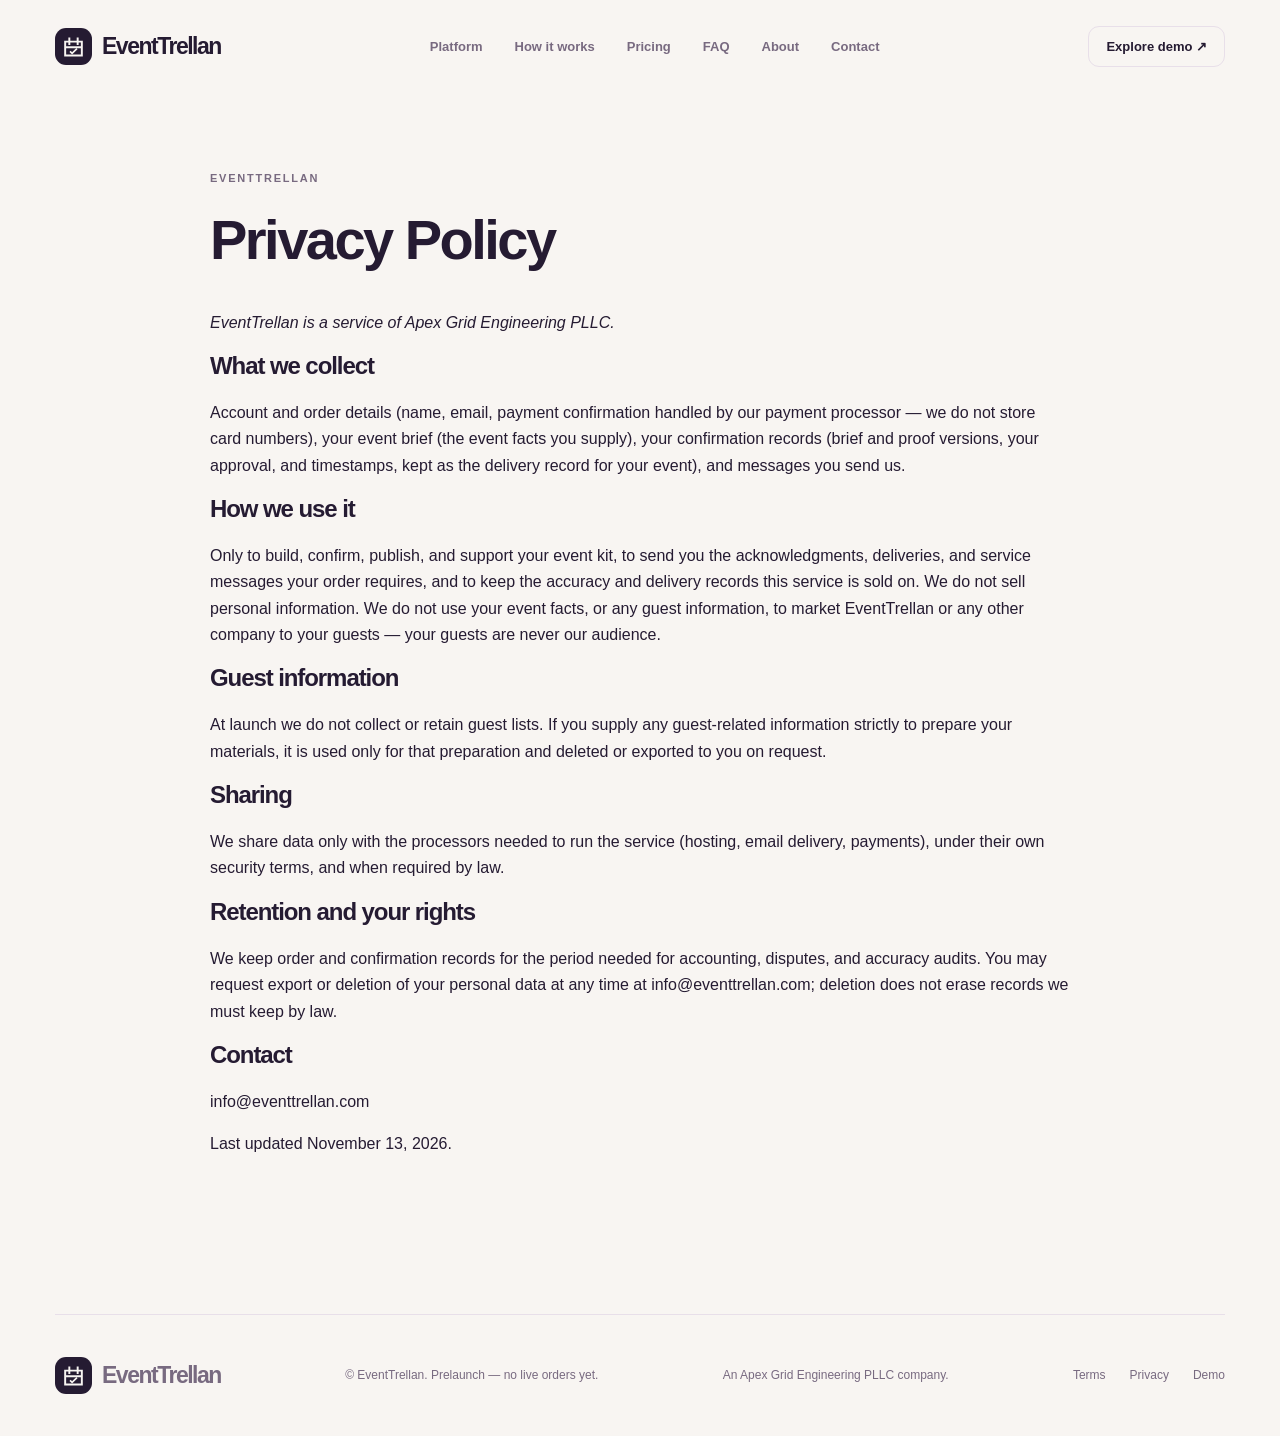
<file: privacy.html>
<!doctype html><html lang="en"><head><meta charset="utf-8"><meta name="viewport" content="width=device-width,initial-scale=1"><meta name="robots" content="noindex,nofollow"><meta name="theme-color" content="#1d2734"><meta name="description" content="EventTrellan Privacy Policy: what we collect, the guest-data boundary, and your rights."><title>EventTrellan — Privacy Policy</title><link rel="icon" type="image/svg+xml" href="assets/favicon.svg"><link rel="stylesheet" href="assets/site.css"><script defer src="assets/site.js"></script><link rel="canonical" href="https://eventtrellan.com/privacy.html"><meta property="og:type" content="website"><meta property="og:site_name" content="EventTrellan"><meta property="og:title" content="EventTrellan — Privacy Policy"><meta property="og:description" content="EventTrellan Privacy Policy: what we collect, the guest-data boundary, and your rights."><meta property="og:url" content="https://eventtrellan.com/privacy.html"><meta property="og:image" content="https://eventtrellan.com/assets/logo.svg"><meta name="twitter:card" content="summary"><meta name="twitter:title" content="EventTrellan — Privacy Policy"><meta name="twitter:description" content="EventTrellan Privacy Policy: what we collect, the guest-data boundary, and your rights."></head><body data-site="eventtrellan" class="event"><a class="skip" href="#main">Skip to content</a><div class="wrap"><nav class="nav"><a class="logo" href="index.html" aria-label="EventTrellan home"><span class="logo-symbol"><svg viewBox="0 0 36 36" fill="none" aria-hidden="true"><path d="M6 11h24v20H6z" fill="none" stroke="currentColor" stroke-width="2.8"/><path d="M12 5v11M24 5v11M6 19h24" stroke="currentColor" stroke-width="2.8"/><path d="m13 25 3 3 7-7" stroke="currentColor" stroke-width="2.4" fill="none"/></svg></span>EventTrellan</a><div class="navlinks"><a href="index.html#platform">Platform</a><a href="index.html#how">How it works</a><a href="index.html#pricing">Pricing</a><a href="index.html#faq">FAQ</a><a href="about.html">About</a><a href="contact.html">Contact</a></div><div class="nav-cta"><a href="demo.html" class="btn ghost btn-sm">Explore demo ↗</a><button class="mobilebtn" id="mobile-toggle" aria-label="Toggle navigation" aria-expanded="false">☰</button></div></nav><div class="mobile-menu" id="mobile-menu"><a href="index.html#platform">Platform</a><a href="index.html#how">How it works</a><a href="index.html#pricing">Pricing</a><a href="demo.html">Open demo</a></div></div><main id="main" class="wrap" style="max-width:930px;padding-top:80px;padding-bottom:95px"><span class="kicker">EVENTTRELLAN</span><h1 style="font-size:56px">Privacy Policy</h1>
<p><i>EventTrellan is a service of Apex Grid Engineering PLLC.</i></p>
<h2>What we collect</h2><p>Account and order details (name, email, payment confirmation handled by our payment processor — we do not store card numbers), your event brief (the event facts you supply), your confirmation records (brief and proof versions, your approval, and timestamps, kept as the delivery record for your event), and messages you send us.</p>
<h2>How we use it</h2><p>Only to build, confirm, publish, and support your event kit, to send you the acknowledgments, deliveries, and service messages your order requires, and to keep the accuracy and delivery records this service is sold on. We do not sell personal information. We do not use your event facts, or any guest information, to market EventTrellan or any other company to your guests — your guests are never our audience.</p>
<h2>Guest information</h2><p>At launch we do not collect or retain guest lists. If you supply any guest-related information strictly to prepare your materials, it is used only for that preparation and deleted or exported to you on request.</p>
<h2>Sharing</h2><p>We share data only with the processors needed to run the service (hosting, email delivery, payments), under their own security terms, and when required by law.</p>
<h2>Retention and your rights</h2><p>We keep order and confirmation records for the period needed for accounting, disputes, and accuracy audits. You may request export or deletion of your personal data at any time at info@eventtrellan.com; deletion does not erase records we must keep by law.</p>
<h2>Contact</h2><p>info@eventtrellan.com</p>
<p>Last updated November 13, 2026.</p></main><div class="wrap"><footer class="footer"><a class="logo" href="index.html"><span class="logo-symbol"><svg viewBox="0 0 36 36" fill="none" aria-hidden="true"><path d="M6 11h24v20H6z" fill="none" stroke="currentColor" stroke-width="2.8"/><path d="M12 5v11M24 5v11M6 19h24" stroke="currentColor" stroke-width="2.8"/><path d="m13 25 3 3 7-7" stroke="currentColor" stroke-width="2.4" fill="none"/></svg></span>EventTrellan</a><span>© EventTrellan. Prelaunch — no live orders yet.</span><span>An Apex Grid Engineering PLLC company.</span><div class="footerlinks"><a href="terms.html">Terms</a><a href="privacy.html">Privacy</a><a href="demo.html">Demo</a></div></footer></div><div id="interest-modal" class="modal-cover" aria-hidden="true"><div class="modal" role="dialog" aria-modal="true" aria-labelledby="interest-title"><button id="interest-close" class="close" aria-label="Close">×</button><span class="kicker">PRELAUNCH / UI DEMONSTRATION</span><h2 id="interest-title">A thoughtful start.</h2><p>This form demonstrates the proposed signup experience. It does not send, store or enroll anyone. Muse must connect an approved secure endpoint before activating it.</p><form id="interest-form"><label for="interest-name">Name</label><input id="interest-name" type="text" placeholder="Name" maxlength="100" required><label for="interest-email">Work email</label><input id="interest-email" type="email" placeholder="hello@example.com" required><label for="plan-select">Interested plan</label><select id="plan-select"><option>Early access</option><option>Essentials</option><option>Launch</option><option>Signature</option></select><button class="btn primary" type="submit">Preview submission ↗</button><div id="form-result" class="alert" role="status" style="margin-top:14px">No data leaves this page.</div></form></div></div></body></html>
</file>
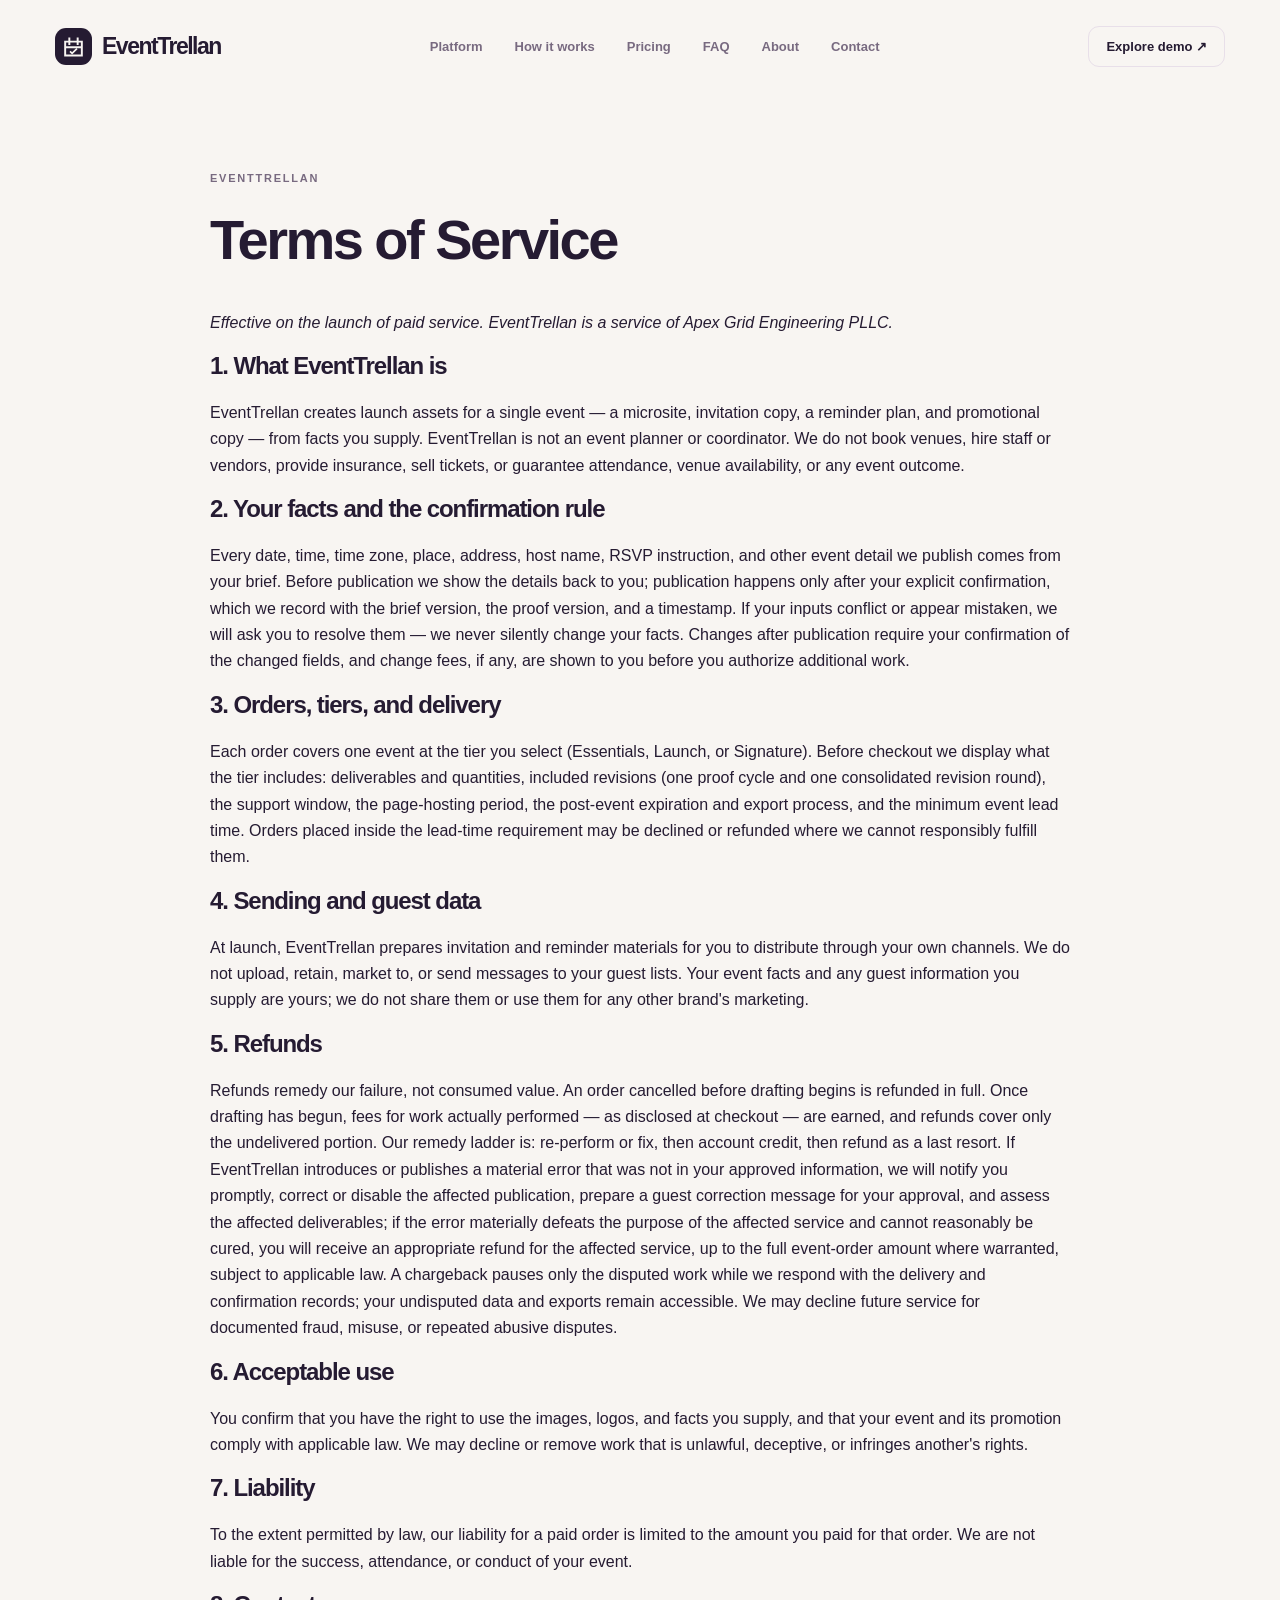
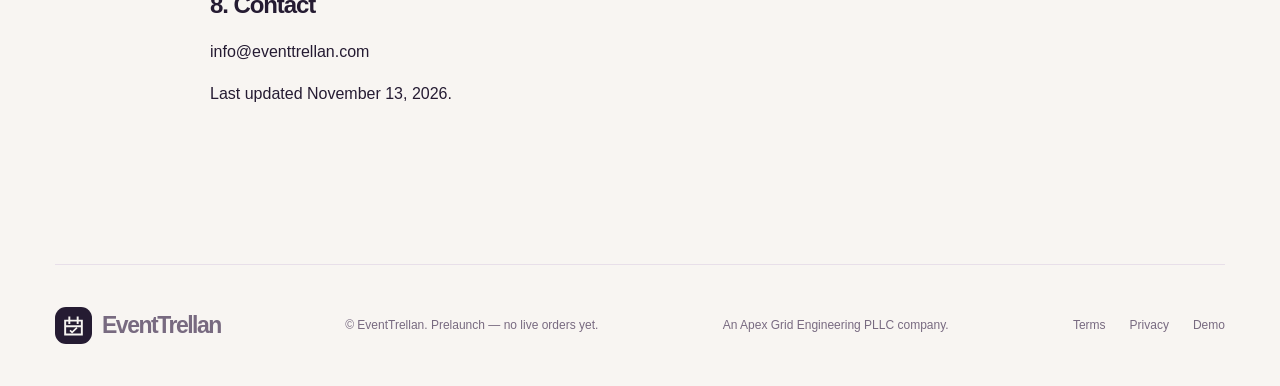
<file: terms.html>
<!doctype html><html lang="en"><head><meta charset="utf-8"><meta name="viewport" content="width=device-width,initial-scale=1"><meta name="robots" content="noindex,nofollow"><meta name="theme-color" content="#1d2734"><meta name="description" content="EventTrellan Terms of Service: per-event launch assets, the confirmation rule, and the refund policy."><title>EventTrellan — Terms of Service</title><link rel="icon" type="image/svg+xml" href="assets/favicon.svg"><link rel="stylesheet" href="assets/site.css"><script defer src="assets/site.js"></script><link rel="canonical" href="https://eventtrellan.com/terms.html"><meta property="og:type" content="website"><meta property="og:site_name" content="EventTrellan"><meta property="og:title" content="EventTrellan — Terms of Service"><meta property="og:description" content="EventTrellan Terms of Service: per-event launch assets, the confirmation rule, and the refund policy."><meta property="og:url" content="https://eventtrellan.com/terms.html"><meta property="og:image" content="https://eventtrellan.com/assets/logo.svg"><meta name="twitter:card" content="summary"><meta name="twitter:title" content="EventTrellan — Terms of Service"><meta name="twitter:description" content="EventTrellan Terms of Service: per-event launch assets, the confirmation rule, and the refund policy."></head><body data-site="eventtrellan" class="event"><a class="skip" href="#main">Skip to content</a><div class="wrap"><nav class="nav"><a class="logo" href="index.html" aria-label="EventTrellan home"><span class="logo-symbol"><svg viewBox="0 0 36 36" fill="none" aria-hidden="true"><path d="M6 11h24v20H6z" fill="none" stroke="currentColor" stroke-width="2.8"/><path d="M12 5v11M24 5v11M6 19h24" stroke="currentColor" stroke-width="2.8"/><path d="m13 25 3 3 7-7" stroke="currentColor" stroke-width="2.4" fill="none"/></svg></span>EventTrellan</a><div class="navlinks"><a href="index.html#platform">Platform</a><a href="index.html#how">How it works</a><a href="index.html#pricing">Pricing</a><a href="index.html#faq">FAQ</a><a href="about.html">About</a><a href="contact.html">Contact</a></div><div class="nav-cta"><a href="demo.html" class="btn ghost btn-sm">Explore demo ↗</a><button class="mobilebtn" id="mobile-toggle" aria-label="Toggle navigation" aria-expanded="false">☰</button></div></nav><div class="mobile-menu" id="mobile-menu"><a href="index.html#platform">Platform</a><a href="index.html#how">How it works</a><a href="index.html#pricing">Pricing</a><a href="demo.html">Open demo</a></div></div><main id="main" class="wrap" style="max-width:930px;padding-top:80px;padding-bottom:95px"><span class="kicker">EVENTTRELLAN</span><h1 style="font-size:56px">Terms of Service</h1>
<p><i>Effective on the launch of paid service. EventTrellan is a service of Apex Grid Engineering PLLC.</i></p>
<h2>1. What EventTrellan is</h2><p>EventTrellan creates launch assets for a single event — a microsite, invitation copy, a reminder plan, and promotional copy — from facts you supply. EventTrellan is not an event planner or coordinator. We do not book venues, hire staff or vendors, provide insurance, sell tickets, or guarantee attendance, venue availability, or any event outcome.</p>
<h2>2. Your facts and the confirmation rule</h2><p>Every date, time, time zone, place, address, host name, RSVP instruction, and other event detail we publish comes from your brief. Before publication we show the details back to you; publication happens only after your explicit confirmation, which we record with the brief version, the proof version, and a timestamp. If your inputs conflict or appear mistaken, we will ask you to resolve them — we never silently change your facts. Changes after publication require your confirmation of the changed fields, and change fees, if any, are shown to you before you authorize additional work.</p>
<h2>3. Orders, tiers, and delivery</h2><p>Each order covers one event at the tier you select (Essentials, Launch, or Signature). Before checkout we display what the tier includes: deliverables and quantities, included revisions (one proof cycle and one consolidated revision round), the support window, the page-hosting period, the post-event expiration and export process, and the minimum event lead time. Orders placed inside the lead-time requirement may be declined or refunded where we cannot responsibly fulfill them.</p>
<h2>4. Sending and guest data</h2><p>At launch, EventTrellan prepares invitation and reminder materials for you to distribute through your own channels. We do not upload, retain, market to, or send messages to your guest lists. Your event facts and any guest information you supply are yours; we do not share them or use them for any other brand's marketing.</p>
<h2>5. Refunds</h2><p>Refunds remedy our failure, not consumed value. An order cancelled before drafting begins is refunded in full. Once drafting has begun, fees for work actually performed — as disclosed at checkout — are earned, and refunds cover only the undelivered portion. Our remedy ladder is: re-perform or fix, then account credit, then refund as a last resort. If EventTrellan introduces or publishes a material error that was not in your approved information, we will notify you promptly, correct or disable the affected publication, prepare a guest correction message for your approval, and assess the affected deliverables; if the error materially defeats the purpose of the affected service and cannot reasonably be cured, you will receive an appropriate refund for the affected service, up to the full event-order amount where warranted, subject to applicable law. A chargeback pauses only the disputed work while we respond with the delivery and confirmation records; your undisputed data and exports remain accessible. We may decline future service for documented fraud, misuse, or repeated abusive disputes.</p>
<h2>6. Acceptable use</h2><p>You confirm that you have the right to use the images, logos, and facts you supply, and that your event and its promotion comply with applicable law. We may decline or remove work that is unlawful, deceptive, or infringes another's rights.</p>
<h2>7. Liability</h2><p>To the extent permitted by law, our liability for a paid order is limited to the amount you paid for that order. We are not liable for the success, attendance, or conduct of your event.</p>
<h2>8. Contact</h2><p>info@eventtrellan.com</p>
<p>Last updated November 13, 2026.</p></main><div class="wrap"><footer class="footer"><a class="logo" href="index.html"><span class="logo-symbol"><svg viewBox="0 0 36 36" fill="none" aria-hidden="true"><path d="M6 11h24v20H6z" fill="none" stroke="currentColor" stroke-width="2.8"/><path d="M12 5v11M24 5v11M6 19h24" stroke="currentColor" stroke-width="2.8"/><path d="m13 25 3 3 7-7" stroke="currentColor" stroke-width="2.4" fill="none"/></svg></span>EventTrellan</a><span>© EventTrellan. Prelaunch — no live orders yet.</span><span>An Apex Grid Engineering PLLC company.</span><div class="footerlinks"><a href="terms.html">Terms</a><a href="privacy.html">Privacy</a><a href="demo.html">Demo</a></div></footer></div><div id="interest-modal" class="modal-cover" aria-hidden="true"><div class="modal" role="dialog" aria-modal="true" aria-labelledby="interest-title"><button id="interest-close" class="close" aria-label="Close">×</button><span class="kicker">PRELAUNCH / UI DEMONSTRATION</span><h2 id="interest-title">A thoughtful start.</h2><p>This form demonstrates the proposed signup experience. It does not send, store or enroll anyone. Muse must connect an approved secure endpoint before activating it.</p><form id="interest-form"><label for="interest-name">Name</label><input id="interest-name" type="text" placeholder="Name" maxlength="100" required><label for="interest-email">Work email</label><input id="interest-email" type="email" placeholder="hello@example.com" required><label for="plan-select">Interested plan</label><select id="plan-select"><option>Early access</option><option>Essentials</option><option>Launch</option><option>Signature</option></select><button class="btn primary" type="submit">Preview submission ↗</button><div id="form-result" class="alert" role="status" style="margin-top:14px">No data leaves this page.</div></form></div></div></body></html>
</file>
<file: assets/site.css>
:root{--paper:#f7f7f3;--ink:#1f2426;--sub:#686f71;--line:#dfe1df;--hot:#b9e64b;--deep:#1f3433;--soft:#ecf4d8;--mainfont:'Inter',Arial,sans-serif;--headfont:'Inter Display','Inter',Arial,sans-serif}
*{box-sizing:border-box}html{scroll-behavior:smooth}body{margin:0;background:var(--paper);color:var(--ink);font-family:var(--mainfont);-webkit-font-smoothing:antialiased}body.creator{--paper:#fbf8f2;--ink:#22221f;--sub:#726e68;--line:#e7ded3;--hot:#ff694d;--deep:#262523;--soft:#ffece4}body.event{--paper:#f8f5f2;--ink:#251b32;--sub:#786a80;--line:#e8dfe9;--hot:#8d64f6;--deep:#392252;--soft:#ede1ff}body.resume{--paper:#f5f9ff;--ink:#102b43;--sub:#63788a;--line:#dde7f0;--hot:#3b82f6;--deep:#102f50;--soft:#def8ef}a{color:inherit;text-decoration:none}button,input,textarea,select{font:inherit}button{cursor:pointer}button:disabled{cursor:not-allowed;opacity:.5}:focus-visible{outline:3px solid var(--hot);outline-offset:3px}h1,h2,h3,p{margin-top:0}h1,h2,h3{font-family:var(--headfont);letter-spacing:-.045em}p{line-height:1.65}.wrap{max-width:1240px;margin:auto;padding:0 35px}.skip{position:absolute;left:-9999px}.skip:focus{left:24px;top:10px;z-index:500;background:white;padding:12px}.nav{height:92px;display:flex;align-items:center;justify-content:space-between;gap:20px}.logo{display:flex;align-items:center;gap:10px;font-weight:800;font-size:23px;letter-spacing:-.065em;font-family:var(--headfont)}.logo-symbol{width:37px;height:37px;border-radius:11px;display:grid;place-items:center;background:var(--ink);color:var(--paper)}.logo-symbol svg{width:25px;height:25px}.navlinks{display:flex;align-items:center;gap:32px;font-size:13px;font-weight:700;color:var(--sub)}.navlinks a:hover{color:var(--ink)}.nav-cta{display:flex;align-items:center;gap:12px}.btn{appearance:none;display:inline-flex;align-items:center;justify-content:center;gap:17px;padding:15px 21px;border:1px solid transparent;font-weight:800;font-size:13px;border-radius:11px;transition:transform .2s,background .2s,color .2s;white-space:nowrap}.btn:hover{transform:translateY(-2px)}.btn.primary{background:var(--ink);color:white}.btn.ghost{border-color:var(--line);background:transparent;color:var(--ink)}.btn.light{background:white;color:var(--ink)}.btn.hot{background:var(--hot);color:white}.btn.fancy{background:var(--hot);color:#171717}.btn-sm{padding:12px 17px}.mobilebtn{display:none;background:none;border:1px solid var(--line);border-radius:12px;padding:9px 12px;font-size:22px}.mobile-menu{display:none}.hero{padding:27px 0 0}.hero-frame{border-radius:26px;overflow:hidden;min-height:598px;position:relative;display:grid;grid-template-columns:1.03fr .97fr;align-items:center;background:var(--deep);color:white}.creator .hero-frame{background:#251e20}.event .hero-frame{background:radial-gradient(ellipse at 75% 25%,#925afa 0,transparent 55%),#302042}.resume .hero-frame{background:linear-gradient(120deg,#123858,#092642)}.hero-frame:before{content:'';position:absolute;inset:0;pointer-events:none;opacity:.24;background-image:radial-gradient(#ffffff44 1px,transparent 1px);background-size:22px 22px;mask-image:linear-gradient(to right,transparent 0,black 100%)}.hero-copy{padding:78px 10px 77px 72px;position:relative;z-index:2}.eyebrow{font-size:11px;font-weight:800;letter-spacing:.16em;display:flex;gap:9px;align-items:center;text-transform:uppercase}.eyebrow:before{content:'';width:7px;height:7px;border-radius:50%;background:var(--hot);flex-shrink:0}.hero h1{font-size:clamp(49px,5.5vw,77px);line-height:1.045;font-weight:700;max-width:665px;margin:24px 0}.hero h1 i,.section-title i{font-weight:400;font-style:normal;color:var(--hot)}.creator .hero h1 i{color:#ff8f79}.event .hero h1 i{color:#f4d29d}.resume .hero h1 i{color:#a7e9d7}.hero-copy>p{font-size:15px;color:#ffffffc4;max-width:480px;line-height:1.85}.hero-acts{display:flex;gap:11px;flex-wrap:wrap;margin-top:29px}.hero-note{margin-top:34px;font-size:11px;color:#ffffff8a;display:flex;gap:9px;align-items:center}.hero-note span{width:18px;height:1px;background:var(--hot)}.hero-scene{min-height:590px;display:grid;place-items:center;position:relative;z-index:1;padding:25px}.creator .hero-scene:before{content:'';width:390px;height:390px;border-radius:50%;background:#ff795f;filter:blur(60px);opacity:.32;position:absolute}.event .hero-scene:before{content:'';position:absolute;width:420px;height:420px;background:#ffcc91;opacity:.2;filter:blur(75px);border-radius:50%}.resume .hero-scene:before{content:'';position:absolute;width:380px;height:380px;background:#4acfc0;opacity:.18;filter:blur(78px);border-radius:50%}.proof{display:flex;justify-content:space-between;gap:18px;align-items:center;padding:29px 3px;border-bottom:1px solid var(--line);flex-wrap:wrap;color:var(--sub);font-size:10px;letter-spacing:.1em;font-weight:800}.proof strong{font-size:12px;letter-spacing:normal;color:var(--ink)}.section{padding:112px 0}.kicker{display:block;color:var(--sub);font-weight:800;letter-spacing:.16em;font-size:11px;margin-bottom:23px}.section-title{font-size:clamp(39px,4.8vw,65px);line-height:1.12;max-width:820px;margin-bottom:20px}.section-title i{color:var(--hot)}.section-intro{color:var(--sub);font-size:16px;max-width:660px}.feature-grid{display:grid;grid-template-columns:1.2fr 1fr 1fr;gap:17px;margin-top:45px}.feat{background:white;border-radius:19px;padding:33px;border:1px solid var(--line);min-height:275px;position:relative;overflow:hidden;display:flex;flex-direction:column;align-items:flex-start}.feat:first-child{background:var(--soft);border-color:transparent}.feat-no{border:1px solid currentColor;border-radius:30px;display:inline-flex;align-items:center;justify-content:center;width:43px;height:43px;font-size:13px;font-weight:800;margin-bottom:auto}.feat h3{font-size:23px;margin:37px 0 12px}.feat p{font-size:13px;color:var(--sub);margin:0;line-height:1.7}.feature-grid .feat:first-child p{color:var(--ink)}.band{background:var(--deep);color:white;overflow:hidden}.bandinner{padding:98px 0}.band .kicker{color:#ffffff8b}.band .section-title{max-width:710px}.band .section-title i{color:#c8f4dc}.creator .band .section-title i{color:#ff9883}.event .band .section-title i{color:#f3ce8e}.steps{display:grid;grid-template-columns:repeat(3,1fr);gap:22px;margin-top:65px}.step{padding:0 24px 0 0;border-top:1px solid #ffffff40}.step .number{font-size:58px;letter-spacing:-.09em;color:#ffffff50;display:block;margin:18px 0 22px;font-family:var(--headfont)}.step h3{font-size:25px;margin-bottom:12px}.step p{font-size:13px;color:#ffffffaa}.demo-call{display:grid;grid-template-columns:1.03fr 1fr;align-items:center;gap:65px;padding:103px 0}.demo-snapshot{min-height:360px;background:white;border:1px solid var(--line);border-radius:22px;padding:27px;box-shadow:0 30px 60px #00000008;display:flex;flex-direction:column;gap:14px}.snapbar{display:flex;justify-content:space-between;border-bottom:1px solid var(--line);padding-bottom:18px;gap:12px}.snapbar b{font-size:14px}.tag{border:1px solid var(--line);border-radius:20px;padding:6px 9px;font-size:10px;font-weight:800;color:var(--sub)}.snaprow{display:flex;gap:15px;align-items:center;background:var(--paper);padding:15px 13px;border-radius:13px}.snapicon{width:35px;height:35px;background:var(--soft);color:var(--ink);display:grid;place-items:center;border-radius:10px;font-size:17px}.snaprow strong{font-size:13px;display:block}.snaprow small{font-size:11px;color:var(--sub)}.demo-call .section-title{font-size:clamp(38px,4vw,54px)}.price-section{background:#ffffff86;padding:105px 0}.price-grid{display:grid;grid-template-columns:repeat(3,1fr);gap:18px;margin-top:49px}.price-card{border:1px solid var(--line);border-radius:20px;background:white;padding:29px;min-height:409px;display:flex;flex-direction:column;align-items:flex-start}.price-card.popular{background:var(--deep);color:white;border-color:transparent}.price-card .row{display:flex;justify-content:space-between;align-items:center;width:100%;gap:12px}.price-card h3{font-size:20px;letter-spacing:-.04em;margin:0}.price-card p{font-size:13px;color:var(--sub);margin:12px 0 20px}.popular p{color:#ffffffae}.pricetag{font-size:49px;letter-spacing:-.08em;font-weight:800;font-family:var(--headfont)}.pricetag small{font-size:13px;letter-spacing:normal;color:var(--sub)}.popular .pricetag small{color:#ffffffa0}.price-card ul{padding:19px 0;margin:10px 0 25px;border-top:1px solid var(--line);list-style:none;width:100%;flex:1}.popular ul{border-color:#ffffff33}.price-card li{font-size:12px;padding:8px 0;display:flex;gap:9px;align-items:flex-start;line-height:1.45}.price-card li:before{content:'✓';font-weight:800;color:var(--hot)}.price-card .btn{width:100%}.popular .btn{background:white;color:var(--ink)}.disclosure{color:var(--sub);font-size:12px;margin-top:18px}.faq-wrap{display:grid;grid-template-columns:.85fr 1.15fr;gap:75px;padding:105px 0}.faq-wrap .section-title{font-size:48px}.faq details{border-bottom:1px solid var(--line);padding:20px 2px}.faq summary{font-size:15px;font-weight:800;cursor:pointer;display:flex;justify-content:space-between;gap:20px;list-style:none}.faq summary:after{content:'+';font-size:22px;color:var(--hot);line-height:.8}.faq details[open] summary:after{content:'−'}.faq details p{padding:15px 30px 0 0;font-size:13px;color:var(--sub);margin:0}.last-cta{background:var(--soft);border-radius:22px;min-height:285px;padding:55px 65px;display:flex;justify-content:space-between;align-items:center;gap:35px}.last-cta h2{font-size:40px;max-width:600px;line-height:1.14;margin:8px 0}.last-cta p{font-size:13px;color:var(--sub);margin:0}.footer{display:flex;justify-content:space-between;align-items:center;gap:20px;padding:42px 0;margin-top:45px;border-top:1px solid var(--line);font-size:12px;color:var(--sub)}.footerlinks{display:flex;gap:24px}.modal-cover{display:none;position:fixed;inset:0;background:#101820ae;z-index:99;align-items:center;justify-content:center;padding:20px}.modal-cover.open{display:flex}.modal{width:min(100%,470px);background:white;border-radius:23px;padding:31px;box-shadow:0 35px 110px #0004;max-height:90vh;overflow:auto}.close{border:0;background:transparent;float:right;font-size:26px}.modal h2{font-size:32px;margin-bottom:11px}.modal p{font-size:13px;color:var(--sub)}.modal label{display:block;font-size:12px;font-weight:800;margin:16px 0 6px}.modal input,.modal select{width:100%;border:1px solid var(--line);padding:13px;border-radius:10px;background:white}.modal form button{width:100%;margin-top:21px}.alert{border-radius:12px;padding:12px 14px;background:var(--soft);font-size:12px;line-height:1.55;color:var(--ink)}
/* HERO VISUAL: Creator */
.clip-device{width:305px;height:420px;background:#0e0c11;border:8px solid #faf0e7;border-radius:32px;box-shadow:26px 26px 0 #ffffff13,0 25px 65px #0008;transform:rotate(8deg);position:relative;padding:18px;overflow:hidden}.clip-visual{height:290px;border-radius:20px;background:linear-gradient(150deg,#8c3b46,#e88457 52%,#2d3042);position:relative;overflow:hidden}.clip-visual:before{content:'';width:160px;height:160px;position:absolute;left:55px;top:65px;background:#251c27;border-radius:50% 50% 37% 37%;box-shadow:0 0 0 13px #ffffff14}.clip-visual:after{content:'';position:absolute;width:210px;height:140px;left:28px;top:175px;background:#443a46;border-radius:49% 49% 0 0}.clip-sub{position:absolute;z-index:1;bottom:28px;left:15px;right:15px;color:#fff;text-align:center;font-size:21px;font-weight:800;line-height:1.17;text-shadow:0 2px 8px #000}.clip-sub em{color:#ffdc84;font-style:normal}.clip-head{font-size:11px;display:flex;justify-content:space-between;color:white;opacity:.8;margin-bottom:10px}.waveform{display:flex;align-items:center;justify-content:center;height:45px;gap:3px}.waveform i{display:block;width:4px;border-radius:8px;background:#ff8b7b;height:var(--h)}.floating{position:absolute;z-index:2;background:white;color:#222;border-radius:16px;box-shadow:0 15px 35px #0004;padding:13px 16px;font-size:12px;font-weight:800}.creator .float-a{top:110px;left:0;transform:rotate(-7deg)}.creator .float-b{right:0;bottom:104px;transform:rotate(-5deg)}
/* HERO VISUAL: Event */
.event-ticket{width:365px;max-width:95%;height:430px;background:#fff8ef;border-radius:23px;padding:20px;color:#31213b;position:relative;box-shadow:28px 23px 0 #ffffff24,0 25px 80px #0004;transform:rotate(-5deg);display:flex;flex-direction:column}.event-poster{flex:1;border-radius:13px;background:radial-gradient(circle at 70% 20%,#ffc68f,transparent 44%),linear-gradient(130deg,#7c50ca,#cf76a6 55%,#f5b875);display:flex;flex-direction:column;align-items:center;justify-content:center;padding:23px;color:white;text-align:center;position:relative;overflow:hidden}.event-poster:before{content:'';position:absolute;width:245px;height:245px;border:2px solid #ffffff70;border-radius:50%;top:42px}.event-poster .poster-top{font-size:11px;letter-spacing:.2em;z-index:1}.event-poster strong{font-size:63px;line-height:.97;letter-spacing:-.09em;z-index:1;font-family:var(--headfont);margin:20px 0}.event-poster .poster-bottom{font-size:11px;z-index:1;letter-spacing:.14em}.ticket-foot{display:flex;align-items:center;justify-content:space-between;gap:10px;padding:18px 3px 0;font-weight:800;font-size:13px}.ticket-foot span{font-size:10px;color:#7e7080}.event .float-a{left:0;bottom:36px;transform:rotate(7deg)}.event .float-b{top:84px;right:-5px;transform:rotate(9deg)}
/* HERO VISUAL: Resume */
.resume-page{background:white;width:355px;max-width:100%;height:452px;border-radius:13px;box-shadow:25px 27px 0 #ffffff20,0 25px 75px #0005;transform:rotate(5deg);padding:31px;color:#17334e}.res-head{display:flex;justify-content:space-between;align-items:flex-start;padding-bottom:17px;border-bottom:2px solid #e3edf5}.res-head strong{font-size:24px;letter-spacing:-.06em}.res-head span{font-size:9px;color:#8294a5}.res-eyebrow{font-size:9px;color:#4c9bb5;font-weight:800;letter-spacing:.14em;margin:22px 0 10px}.res-line{height:7px;background:#e3edf5;margin:8px 0;border-radius:8px}.res-line.short{width:56%}.res-line.mid{width:80%}.res-tag{display:inline-block;background:#e9f7f3;color:#167b68;font-size:9px;padding:6px 8px;border-radius:6px;margin:4px 2px 2px 0}.resume .float-a{top:135px;left:-7px;transform:rotate(-7deg)}.resume .float-b{right:0;bottom:107px;transform:rotate(5deg)}
/* Demo shell */
.demo-page{background:var(--paper);min-height:100vh}.demo-head{padding:55px 0 35px}.demo-head .mini{font-size:11px;letter-spacing:.15em;color:var(--sub);font-weight:800}.demo-head h1{font-size:clamp(40px,5.5vw,64px);margin:12px 0}.demo-head p{max-width:700px;color:var(--sub);font-size:14px}.demo-layout{display:grid;grid-template-columns:255px 1fr;gap:22px;padding-bottom:80px}.sidebar,.workspace{border:1px solid var(--line);border-radius:18px;background:white;padding:23px}.sidebar h3{font-size:15px;margin:0 0 18px}.sidebar label{display:block;font-size:12px;font-weight:800;color:var(--sub);margin:17px 0 8px}.control{width:100%;background:var(--paper);border:1px solid var(--line);border-radius:10px;padding:12px;font-size:13px;color:var(--ink)}.sidebar .btn{width:100%;margin-top:14px}.smallprint{font-size:11px;color:var(--sub);line-height:1.55;margin-top:20px}.workspace{min-height:540px}.workspace-top{display:flex;justify-content:space-between;align-items:center;gap:12px;border-bottom:1px solid var(--line);padding-bottom:20px;margin-bottom:19px}.workspace-top h2{font-size:22px;margin:0}.workspace-tools{display:flex;gap:8px;flex-wrap:wrap}.workspace-tools .btn{font-size:11px;padding:10px 12px}.record-grid{display:grid;grid-template-columns:repeat(2,minmax(0,1fr));gap:12px}.record{border:1px solid var(--line);border-radius:13px;padding:19px;background:var(--paper)}.record-top{display:flex;justify-content:space-between;gap:11px}.record .id{color:var(--sub);letter-spacing:.1em;font-size:10px;font-weight:800}.record h3{font-size:19px;margin:14px 0 8px}.record p{font-size:12px;color:var(--sub)}.record .meta{display:flex;justify-content:space-between;gap:10px;align-items:center;color:var(--sub);font-size:11px;margin-bottom:16px}.record .actions{display:flex;gap:8px}.record .actions button{border:1px solid var(--line);border-radius:9px;background:white;padding:10px 12px;font-size:11px;font-weight:800;flex:1}.record .actions button.saved{background:var(--soft);border-color:var(--hot)}.pill{border-radius:20px;background:var(--soft);font-size:10px;font-weight:800;padding:6px 8px;color:var(--ink);white-space:nowrap}.detail-box{position:fixed;inset:0;background:#0b1923a9;display:none;z-index:90;align-items:center;justify-content:center;padding:18px}.detail-box.open{display:flex}.detail-panel{background:white;width:min(100%,530px);padding:31px;border-radius:19px;max-height:85vh;overflow:auto}.detail-panel h2{font-size:29px}.detail-panel p{font-size:13px;color:var(--sub)}.note-box{border:1px solid var(--line);background:var(--paper);padding:16px;border-radius:13px;white-space:pre-wrap;font-size:13px;line-height:1.8}.theme-choices{display:flex;gap:7px;flex-wrap:wrap}.swatch{border:1px solid var(--line);border-radius:10px;padding:10px 12px;font-size:12px;background:white}.swatch.active{border-color:var(--hot);background:var(--soft)}.event-preview{display:grid;grid-template-columns:1fr 1fr;gap:18px}.preview-stage{min-height:360px;border-radius:18px;background:linear-gradient(140deg,#9c65e4,#f7ba82);display:flex;align-items:center;justify-content:center;padding:35px;color:white;text-align:center;transition:background .2s}.preview-stage.teal{background:linear-gradient(120deg,#1d978d,#a6d9c0)}.preview-stage.midnight{background:linear-gradient(120deg,#25334f,#60769e)}.preview-stage h2{font-size:clamp(28px,3.8vw,54px);margin:12px 0;overflow-wrap:anywhere}.preview-stage span{font-size:12px;letter-spacing:.14em;font-weight:800}.preview-stage p{font-size:12px;margin-bottom:0}.campaign{background:var(--paper);border:1px solid var(--line);border-radius:17px;padding:20px}.campaign h3{font-size:23px}.campaign p{font-size:13px;color:var(--sub)}.campaign .note-box{font-size:13px}.resume-output{display:grid;grid-template-columns:1.2fr .8fr;gap:20px}.resume-draft{background:#fff;border:1px solid var(--line);border-radius:10px;padding:30px;box-shadow:0 8px 23px #00000005}.resume-draft h2{font-size:25px;margin-bottom:4px}.resume-draft h3{font-size:12px;letter-spacing:.1em;margin:20px 0 9px;border-bottom:1px solid var(--line);padding-bottom:7px}.resume-draft p,.resume-draft li{font-size:12px;line-height:1.7}.resume-draft li{margin-bottom:6px}.resume-draft ul{padding-left:18px}.match-panel{border:1px solid var(--line);border-radius:14px;background:var(--paper);padding:18px;align-self:start}.match-panel h3{font-size:20px}.match-panel p{font-size:12px;color:var(--sub)}.match-item{font-size:12px;border-bottom:1px solid var(--line);padding:11px 0;display:flex;gap:9px;align-items:flex-start}.match-item b{color:#198a74}.result-hint{font-size:12px;color:var(--sub);padding:20px}.site-notice{margin-top:24px;border-radius:12px;border:1px solid var(--line);padding:12px 15px;font-size:11px;color:var(--sub);line-height:1.55}
@media(max-width:950px){.hero-frame{grid-template-columns:1fr;min-height:0}.hero-copy{padding:65px 48px 0}.hero-scene{min-height:480px;padding:40px}.hero h1{max-width:780px}.feature-grid{grid-template-columns:1fr 1fr}.feature-grid article:last-child{grid-column:span 2}.demo-call{gap:35px}.faq-wrap{gap:45px}.demo-layout{grid-template-columns:200px 1fr}.event-preview,.resume-output{grid-template-columns:1fr}}
@media(max-width:700px){.wrap{padding:0 20px}.nav{height:74px}.logo{font-size:21px}.navlinks,.nav-cta>a{display:none}.mobilebtn{display:block}.mobile-menu.open{display:flex}.mobile-menu{background:white;position:absolute;z-index:5;left:20px;right:20px;padding:21px;border:1px solid var(--line);border-radius:15px;flex-direction:column;gap:18px;box-shadow:0 20px 25px #0002}.mobile-menu a{font-size:14px;font-weight:800}.hero{padding-top:10px}.hero-frame{border-radius:20px}.hero-copy{padding:47px 28px 0}.hero h1{font-size:clamp(43px,11.4vw,57px);letter-spacing:-.07em}.hero-copy>p{font-size:13px}.hero-scene{min-height:420px;padding:20px;overflow:hidden}.clip-device{transform:rotate(5deg) scale(.78);margin-top:-30px}.event-ticket{transform:rotate(-4deg) scale(.84);margin-top:-30px}.resume-page{transform:rotate(4deg) scale(.84);margin-top:-30px}.floating{font-size:10px}.creator .float-a,.event .float-a,.resume .float-a{left:9px;top:60px;bottom:auto}.creator .float-b,.event .float-b,.resume .float-b{right:5px;bottom:55px;top:auto}.proof{gap:14px;font-size:9px}.proof strong{width:100%}.section{padding:70px 0}.section-title{font-size:40px}.feature-grid,.steps,.price-grid,.demo-call,.faq-wrap{grid-template-columns:1fr}.feature-grid article:last-child{grid-column:auto}.feat{min-height:215px}.steps{gap:35px;margin-top:40px}.bandinner{padding:70px 0}.demo-call{padding:65px 0}.price-section{padding:70px 0}.faq-wrap{padding:70px 0}.last-cta{display:block;padding:32px 26px}.last-cta h2{font-size:32px}.last-cta .btn{margin-top:25px}.footer{flex-direction:column;align-items:flex-start}.demo-layout{grid-template-columns:1fr}.demo-head{padding-top:30px}.sidebar{padding:18px}.workspace{padding:16px}.record-grid{grid-template-columns:1fr}.workspace-top{align-items:flex-start;flex-direction:column}.event-preview{grid-template-columns:1fr}.resume-output{grid-template-columns:1fr}.price-card{min-height:380px}.section-intro{font-size:14px}.demo-snapshot{min-height:auto}}
@media(prefers-reduced-motion:reduce){html{scroll-behavior:auto}*,*:before,*:after{animation:none!important;transition:none!important}}

.sample-lab{display:block;font-size:11px;font-weight:700;letter-spacing:.06em;margin:2px 0 0;color:var(--sub)}
.sample-pv{border:1px solid var(--line);border-radius:12px;padding:14px;background:var(--paper)}
.sample-pv-k{display:block;font-size:10px;letter-spacing:.14em;font-weight:800;color:var(--sub)}
.sample-pv strong{display:block;font-size:19px;margin:5px 0 2px}
.sample-pv span{font-size:12.5px;color:var(--sub)}
.sample-pv p{font-size:12.5px;margin:8px 0 0}

.ticket-tags{display:flex;gap:7px;margin-bottom:12px}
.ticket-tags .tag{border-color:#31213b33;color:#31213b;background:#ffffff80}
.ticket-note{font-size:10.5px;color:#31213b99;padding-top:8px;font-weight:600}
@media(max-width:700px){.event .float-a{left:9px;top:auto;bottom:6px}.event .float-b{right:5px;top:auto;bottom:6px}}
@media(max-width:700px){.step{padding-left:8px}}
.order-terms{max-width:880px;margin:28px auto 0;text-align:left;background:#fff;border:1px solid #e7ddf2;border-radius:16px;padding:20px 24px}
.order-terms h3{margin:0 0 10px;font-size:18px}
.order-terms ul{margin:0;padding-left:18px}
.order-terms li{margin:6px 0;line-height:1.5}
</file>
